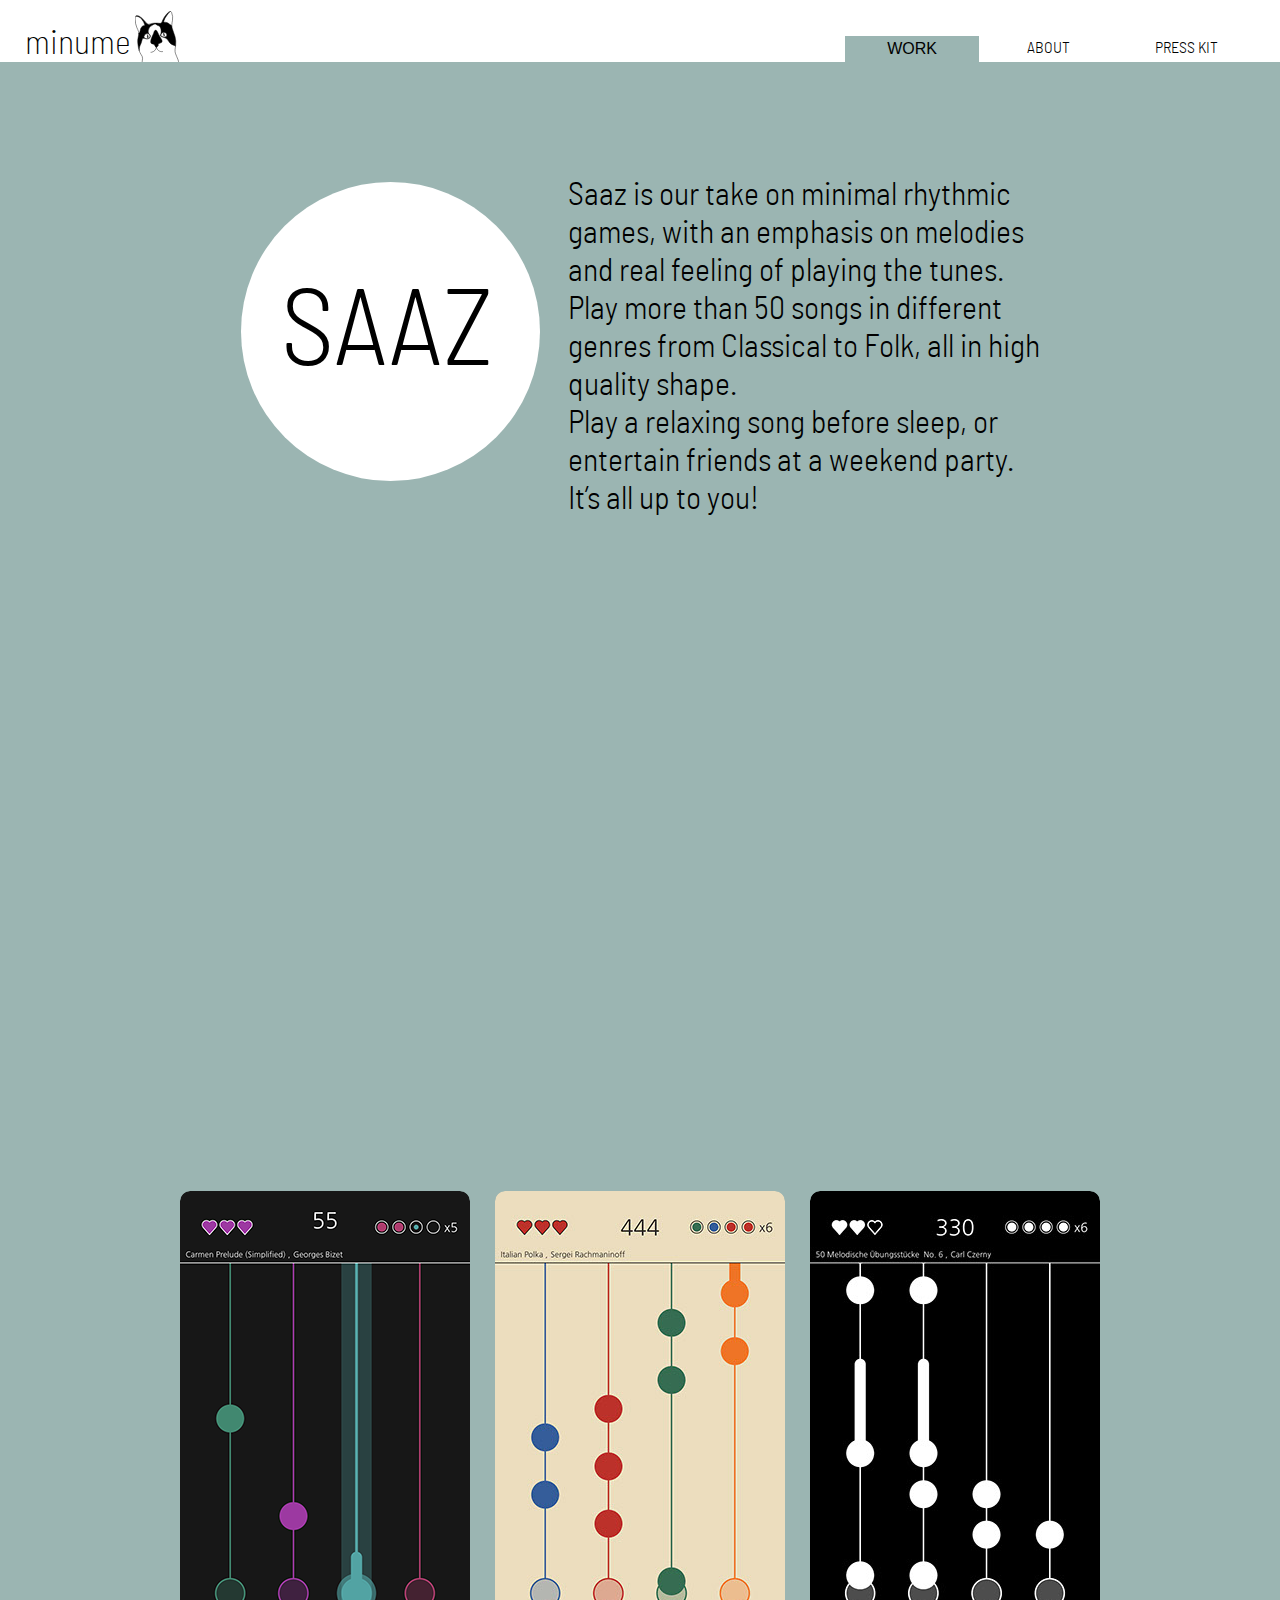
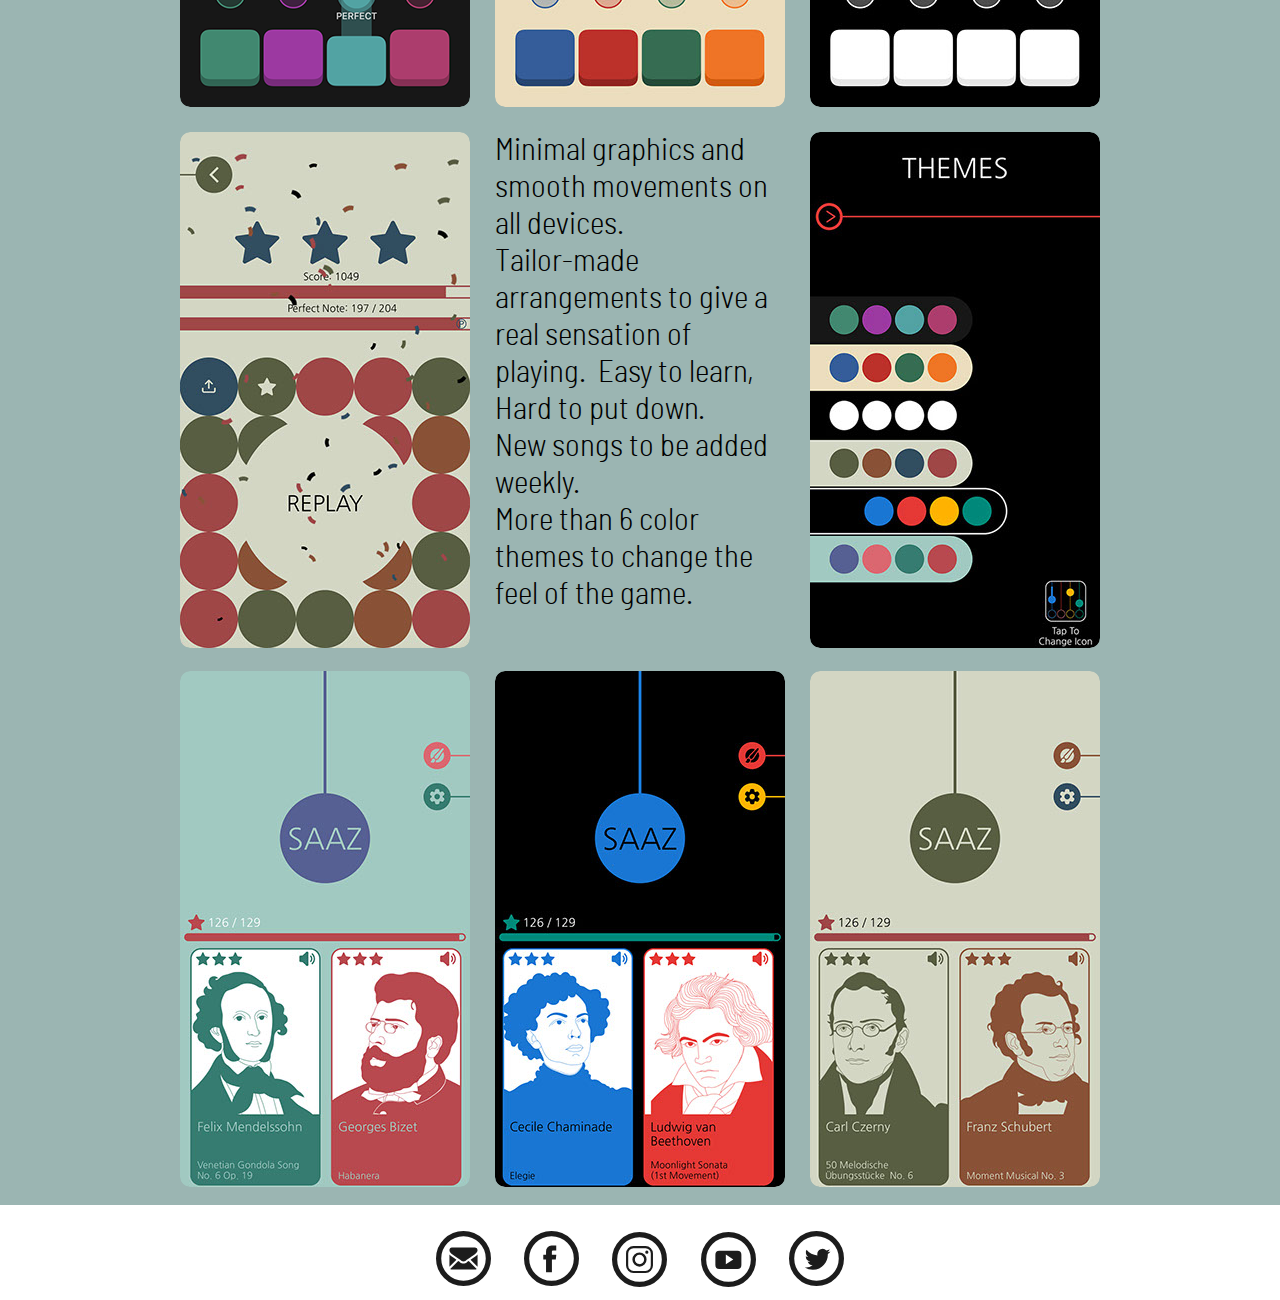
<file: index.html>
<!DOCTYPE html>
<html class="nojs html css_verticalspacer" lang="en-US">
 <head>

  <meta http-equiv="Content-type" content="text/html;charset=UTF-8"/>
  <meta name="description" content="minume.studio - a creative design studio base in norway"/>
  <meta name="keywords" content="game design, ios game, minimal, minume, studio,rhythm game,music base,music, classic, folk, beethoven,bach,mozart,saaz,melody,mobile game, piano,tiles, note,saaz"/>
  <meta name="generator" content="2018.1.0.386"/>
  <meta name="viewport" content="width=device-width, initial-scale=1.0"/>
  
  <script type="text/javascript">
   // Update the 'nojs'/'js' class on the html node
document.documentElement.className = document.documentElement.className.replace(/\bnojs\b/g, 'js');

// Check that all required assets are uploaded and up-to-date
if(typeof Muse == "undefined") window.Muse = {}; window.Muse.assets = {"required":["museutils.js", "museconfig.js", "jquery.musepolyfill.bgsize.js", "jquery.musemenu.js", "jquery.watch.js", "jquery.museresponsive.js", "require.js", "index.css"], "outOfDate":[]};
</script>
  
  <link rel="shortcut icon" href="images/favicon.ico?crc=386271279"/>
  <title>minume studio</title>
  <!-- CSS -->
  <link rel="stylesheet" type="text/css" href="css/site_global.css?crc=444006867"/>
  <link rel="stylesheet" type="text/css" href="css/master_a-master.css?crc=60230480"/>
  <link rel="stylesheet" type="text/css" href="css/index.css?crc=4189833521" id="pagesheet"/>
  <!-- IE-only CSS -->
  <!--[if lt IE 9]>
  <link rel="stylesheet" type="text/css" href="css/nomq_preview_master_a-master.css?crc=221107315"/>
  <link rel="stylesheet" type="text/css" href="css/nomq_index.css?crc=7444469" id="nomq_pagesheet"/>
  <![endif]-->
  <!-- JS includes -->
  <!--[if lt IE 9]>
  <script src="scripts/html5shiv.js?crc=4241844378" type="text/javascript"></script>
  <![endif]-->
    <!--HTML Widget code-->
  
<style type="text/css">#u1864.size_fluid_width_height iframe { position:absolute; left:0; top:0; }</style>

  <!--/*

*/
-->
 </head>
 <body>

  <div class="breakpoint active" id="bp_infinity" data-min-width="915"><!-- responsive breakpoint node -->
   <div class="clearfix borderbox" id="page"><!-- group -->
    <div class="clearfix grpelem" id="ppu212-4"><!-- column -->
     <div class="clearfix colelem" id="pu212-4"><!-- group -->
      <div class="clearfix grpelem shared_content" id="u212-4" data-sizePolicy="fixed" data-pintopage="page_fixedLeft" data-content-guid="u212-4_content"><!-- content -->
       <p id="u212-2">minume</p>
      </div>
      <div class="museBGSize grpelem shared_content" id="u196" data-sizePolicy="fixed" data-pintopage="page_fixedLeft" data-content-guid="u196_content"><!-- simple frame --></div>
      <nav class="MenuBar clearfix grpelem" id="menuu224"><!-- horizontal box -->
       <div class="MenuItemContainer clearfix grpelem" id="u225"><!-- vertical box -->
        <a class="nonblock nontext MenuItem MenuItemWithSubMenu MuseMenuActive borderbox transition clearfix colelem" id="u228" href="index.html"><!-- horizontal box --><div class="MenuItemLabel NoWrap clearfix grpelem" id="u231-4"><!-- content --><p id="u231-2" class="shared_content" data-content-guid="u231-2_content"><span id="u231">WORK</span></p></div></a>
       </div>
       <div class="MenuItemContainer clearfix grpelem" id="u290"><!-- vertical box -->
        <a class="nonblock nontext MenuItem MenuItemWithSubMenu borderbox transition clearfix colelem" id="u291" href="about.html"><!-- horizontal box --><div class="MenuItemLabel NoWrap clearfix grpelem" id="u293-4"><!-- content --><p id="u293-2" class="shared_content" data-content-guid="u293-2_content"><span id="u293">ABOUT</span></p></div></a>
       </div>
       <div class="MenuItemContainer clearfix grpelem" id="u269"><!-- vertical box -->
        <a class="nonblock nontext MenuItem MenuItemWithSubMenu borderbox transition clearfix colelem" id="u270" href="assets/press-kit.zip"><!-- horizontal box --><div class="MenuItemLabel NoWrap clearfix grpelem" id="u272-4"><!-- content --><p id="u272-2" class="shared_content" data-content-guid="u272-2_content"><span id="u272">PRESS KIT</span></p></div></a>
       </div>
      </nav>
     </div>
     <div class="browser_width colelem" id="u193-bw">
      <div id="u193"><!-- column -->
       <div class="clearfix" id="u193_align_to_page">
        <div class="clearfix colelem" id="pu326"><!-- group -->
         <div class="rounded-corners grpelem" id="u326" data-sizePolicy="fixed" data-pintopage="page_fixedCenter"><!-- simple frame --></div>
         <div class="clearfix grpelem shared_content" id="u329-4" data-sizePolicy="fixed" data-pintopage="page_fixedCenter" data-content-guid="u329-4_content"><!-- content -->
          <p id="u329-2">SAAZ</p>
         </div>
         <div class="clearfix grpelem shared_content" id="u332-10" data-sizePolicy="fixed" data-pintopage="page_fixedCenter" data-content-guid="u332-10_content"><!-- content -->
          <p id="u332-2">Saaz is our take on minimal rhythmic games, with an emphasis on melodies</p>
          <p id="u332-4">and real feeling of playing the tunes.</p>
          <p id="u332-6">Play more than 50 songs in different genres from Classical to Folk, all in high quality shape.</p>
          <p id="u332-8">Play a relaxing song before sleep, or entertain friends at a weekend party. It’s all up to you!</p>
         </div>
        </div>
        <div class="rounded-corners size_fixed colelem shared_content" id="u1864" data-sizePolicy="fixed" data-pintopage="page_fixedCenter" data-content-guid="u1864_content"><!-- custom html -->
         
    <iframe class="actAsDiv" style="width:100%;height:100%;" src="//player.vimeo.com/video/388104951?title=0&amp;byline=0&amp;portrait=0&amp;color=FFFFFF&amp;autoplay=0&amp;loop=0&amp;wmode=transparent" frameborder="0" webkitAllowFullScreen mozallowfullscreen allowFullScreen></iframe>

        </div>
        <div class="clearfix colelem" id="pu538"><!-- group -->
         <div class="rounded-corners clip_frame grpelem" id="u538" data-sizePolicy="fixed" data-pintopage="page_fixedCenter"><!-- image -->
          <img class="block temp_no_img_src" id="u538_img" data-orig-src="images/img_5244.jpg?crc=3904844286" alt="dark theme of saaz by minume studio." title="Dark theme,saaz" width="290" height="516" src="images/blank.gif?crc=4208392903"/>
         </div>
         <div class="rounded-corners clip_frame grpelem" id="u968" data-sizePolicy="fixed" data-pintopage="page_fixedCenter"><!-- image -->
          <img class="block temp_no_img_src" id="u968_img" data-orig-src="images/img_5256.jpg?crc=84163095" alt="light theme of saaz by minume studio." title="light theme. in game. saaz" width="290" height="516" src="images/blank.gif?crc=4208392903"/>
         </div>
         <div class="rounded-corners clip_frame grpelem" id="u960" data-sizePolicy="fixed" data-pintopage="page_fixedCenter"><!-- image -->
          <img class="block temp_no_img_src" id="u960_img" data-orig-src="images/img_5258.jpg?crc=136455811" alt="" width="290" height="516" src="images/blank.gif?crc=4208392903"/>
         </div>
        </div>
        <div class="clearfix colelem" id="pu984"><!-- group -->
         <div class="rounded-corners clip_frame grpelem" id="u984" data-sizePolicy="fixed" data-pintopage="page_fixedCenter"><!-- image -->
          <img class="block temp_no_img_src" id="u984_img" data-orig-src="images/img_5263.jpg?crc=4095747001" alt="saaz win page, a game by minume studio." title="saaz win page. minume " width="290" height="516" src="images/blank.gif?crc=4208392903"/>
         </div>
         <div class="clearfix grpelem shared_content" id="u571-10" data-sizePolicy="fixed" data-pintopage="page_fixedCenter" data-content-guid="u571-10_content"><!-- content -->
          <p id="u571-2">Minimal graphics and smooth movements on all devices.</p>
          <p id="u571-4">Tailor-made arrangements to give a real sensation of playing.&nbsp; Easy to learn, Hard to put down.</p>
          <p id="u571-6">New songs to be added weekly.</p>
          <p id="u571-8">More than 6 color themes to change the feel of the game.</p>
         </div>
         <div class="rounded-corners clip_frame grpelem" id="u992" data-sizePolicy="fixed" data-pintopage="page_fixedCenter"><!-- image -->
          <img class="block temp_no_img_src" id="u992_img" data-orig-src="images/img_5249.jpg?crc=4058714615" alt="select theme page in saaz, a game by minume studio." title="select theme page, saaz." width="290" height="516" src="images/blank.gif?crc=4208392903"/>
         </div>
        </div>
        <div class="clearfix colelem" id="pu1008"><!-- group -->
         <div class="rounded-corners clip_frame grpelem" id="u1008" data-sizePolicy="fixed" data-pintopage="page_fixedCenter"><!-- image -->
          <img class="block temp_no_img_src" id="u1008_img" data-orig-src="images/img_5246.jpg?crc=396347697" alt="saaz menu page, a game by minume studio" title="saaz menu page.minume" width="290" height="516" src="images/blank.gif?crc=4208392903"/>
         </div>
         <div class="rounded-corners clip_frame grpelem" id="u1016" data-sizePolicy="fixed" data-pintopage="page_fixedCenter"><!-- image -->
          <img class="block temp_no_img_src" id="u1016_img" data-orig-src="images/img_5247.jpg?crc=144841487" alt="saaz menu page, a game by minume studio" title="saaz menu page. minume" width="290" height="516" src="images/blank.gif?crc=4208392903"/>
         </div>
         <div class="rounded-corners clip_frame grpelem" id="u1023" data-sizePolicy="fixed" data-pintopage="page_fixedCenter"><!-- image -->
          <img class="block temp_no_img_src" id="u1023_img" data-orig-src="images/img_5248.jpg?crc=451821507" alt="saaz menu page, a game by minume studio" title="saaz menu page. minume" width="290" height="516" src="images/blank.gif?crc=4208392903"/>
         </div>
        </div>
       </div>
      </div>
     </div>
    </div>
    <div class="verticalspacer" data-offset-top="2805" data-content-above-spacer="2805" data-content-below-spacer="93" data-sizePolicy="fixed" data-pintopage="page_fixedLeft"></div>
    <div class="browser_width grpelem shared_content" id="u4010-bw" data-content-guid="u4010-bw_content">
     <div id="u4010"><!-- group -->
      <div class="clearfix" id="u4010_align_to_page">
       <a class="nonblock nontext Button museBGSize rounded-corners grpelem" id="buttonu7236" href="mailto:minume.studio@gmail.com" data-sizePolicy="fixed" data-pintopage="page_fixedCenter"><!-- container box --></a>
       <a class="nonblock nontext Button museBGSize rounded-corners grpelem" id="buttonu3853" href="https://www.facebook.com/minume.studio" data-sizePolicy="fixed" data-pintopage="page_fixedCenter"><!-- container box --></a>
       <a class="nonblock nontext Button museBGSize rounded-corners grpelem" id="buttonu3844" href="https://instagram.com/minume?igshid=7bxcjldi298k" data-sizePolicy="fixed" data-pintopage="page_fixedCenter"><!-- container box --></a>
       <a class="nonblock nontext Button museBGSize rounded-corners grpelem" id="buttonu3690" href="https://www.youtube.com/channel/UC2I5_M0yy-K5QQts0o6f62w" data-sizePolicy="fixed" data-pintopage="page_fixedCenter"><!-- container box --></a>
       <a class="nonblock nontext Button museBGSize rounded-corners grpelem" id="buttonu7227" href="https://twitter.com/minumestudio" data-sizePolicy="fixed" data-pintopage="page_fixedCenter"><!-- container box --></a>
      </div>
     </div>
    </div>
   </div>
  </div>
  <div class="breakpoint" id="bp_914" data-min-width="701" data-max-width="914"><!-- responsive breakpoint node -->
   <div class="clearfix borderbox temp_no_id" data-orig-id="page"><!-- group -->
    <div class="clearfix grpelem temp_no_id" data-orig-id="ppu212-4"><!-- column -->
     <div class="clearfix colelem temp_no_id" data-orig-id="pu212-4"><!-- group -->
      <span class="clearfix grpelem placeholder" data-placeholder-for="u212-4_content"><!-- placeholder node --></span>
      <span class="museBGSize grpelem placeholder" data-placeholder-for="u196_content"><!-- placeholder node --></span>
      <nav class="MenuBar clearfix grpelem temp_no_id" data-orig-id="menuu224"><!-- horizontal box -->
       <div class="MenuItemContainer clearfix grpelem temp_no_id" data-orig-id="u225"><!-- vertical box -->
        <a class="nonblock nontext MenuItem MenuItemWithSubMenu MuseMenuActive borderbox transition clearfix colelem temp_no_id" href="index.html" data-orig-id="u228"><!-- horizontal box --><div class="MenuItemLabel NoWrap clearfix grpelem temp_no_id" data-orig-id="u231-4"><!-- content --><span class="placeholder" data-placeholder-for="u231-2_content"><!-- placeholder node --></span></div></a>
       </div>
       <div class="MenuItemContainer clearfix grpelem temp_no_id" data-orig-id="u290"><!-- vertical box -->
        <a class="nonblock nontext MenuItem MenuItemWithSubMenu borderbox transition clearfix colelem temp_no_id" href="about.html" data-orig-id="u291"><!-- horizontal box --><div class="MenuItemLabel NoWrap clearfix grpelem temp_no_id" data-orig-id="u293-4"><!-- content --><span class="placeholder" data-placeholder-for="u293-2_content"><!-- placeholder node --></span></div></a>
       </div>
       <div class="MenuItemContainer clearfix grpelem temp_no_id" data-orig-id="u269"><!-- vertical box -->
        <a class="nonblock nontext MenuItem MenuItemWithSubMenu borderbox transition clearfix colelem temp_no_id" href="assets/press-kit.zip" data-orig-id="u270"><!-- horizontal box --><div class="MenuItemLabel NoWrap clearfix grpelem temp_no_id" data-orig-id="u272-4"><!-- content --><span class="placeholder" data-placeholder-for="u272-2_content"><!-- placeholder node --></span></div></a>
       </div>
      </nav>
     </div>
     <div class="browser_width colelem temp_no_id" data-orig-id="u193-bw">
      <div class="temp_no_id" data-orig-id="u193"><!-- column -->
       <div class="clearfix temp_no_id" data-orig-id="u193_align_to_page">
        <div class="clearfix colelem temp_no_id" data-orig-id="pu326"><!-- group -->
         <div class="rounded-corners clearfix grpelem temp_no_id" data-orig-id="u326"><!-- group -->
          <span class="clearfix grpelem placeholder" data-placeholder-for="u329-4_content"><!-- placeholder node --></span>
         </div>
         <span class="clearfix grpelem placeholder" data-placeholder-for="u332-10_content"><!-- placeholder node --></span>
        </div>
        <span class="rounded-corners size_fixed colelem placeholder" data-placeholder-for="u1864_content"><!-- placeholder node --></span>
        <div class="clearfix colelem temp_no_id" data-orig-id="pu538"><!-- group -->
         <div class="rounded-corners clip_frame grpelem temp_no_id shared_content" data-sizePolicy="fixed" data-pintopage="page_fixedCenter" data-orig-id="u538" data-content-guid="u538_content"><!-- image -->
          <img class="block temp_no_id temp_no_img_src" data-orig-src="images/img_5244200x356.jpg?crc=464142869" alt="dark theme of saaz by minume studio." title="Dark theme,saaz" width="200" height="356" data-orig-id="u538_img" src="images/blank.gif?crc=4208392903"/>
         </div>
         <div class="rounded-corners clip_frame grpelem temp_no_id shared_content" data-sizePolicy="fixed" data-pintopage="page_fixedCenter" data-orig-id="u968" data-content-guid="u968_content"><!-- image -->
          <img class="block temp_no_id temp_no_img_src" data-orig-src="images/img_5256200x356.jpg?crc=390206609" alt="light theme of saaz by minume studio." title="light theme. in game. saaz" width="200" height="356" data-orig-id="u968_img" src="images/blank.gif?crc=4208392903"/>
         </div>
         <div class="rounded-corners clip_frame grpelem temp_no_id shared_content" data-sizePolicy="fixed" data-pintopage="page_fixedCenter" data-orig-id="u960" data-content-guid="u960_content"><!-- image -->
          <img class="block temp_no_id temp_no_img_src" data-orig-src="images/img_5258200x356.jpg?crc=4066613072" alt="" width="200" height="356" data-orig-id="u960_img" src="images/blank.gif?crc=4208392903"/>
         </div>
        </div>
        <div class="clearfix colelem temp_no_id" data-orig-id="pu984"><!-- group -->
         <div class="rounded-corners clip_frame grpelem temp_no_id shared_content" data-sizePolicy="fixed" data-pintopage="page_fixedCenter" data-orig-id="u984" data-content-guid="u984_content"><!-- image -->
          <img class="block temp_no_id temp_no_img_src" data-orig-src="images/img_5263200x356.jpg?crc=3884503291" alt="saaz win page, a game by minume studio." title="saaz win page. minume " width="200" height="356" data-orig-id="u984_img" src="images/blank.gif?crc=4208392903"/>
         </div>
         <span class="clearfix grpelem placeholder" data-placeholder-for="u571-10_content"><!-- placeholder node --></span>
         <div class="rounded-corners clip_frame grpelem temp_no_id shared_content" data-sizePolicy="fixed" data-pintopage="page_fixedCenter" data-orig-id="u992" data-content-guid="u992_content"><!-- image -->
          <img class="block temp_no_id temp_no_img_src" data-orig-src="images/img_5249200x356.jpg?crc=252899251" alt="select theme page in saaz, a game by minume studio." title="select theme page, saaz." width="200" height="356" data-orig-id="u992_img" src="images/blank.gif?crc=4208392903"/>
         </div>
        </div>
        <div class="clearfix colelem temp_no_id" data-orig-id="pu1008"><!-- group -->
         <div class="rounded-corners clip_frame grpelem temp_no_id shared_content" data-sizePolicy="fixed" data-pintopage="page_fixedCenter" data-orig-id="u1008" data-content-guid="u1008_content"><!-- image -->
          <img class="block temp_no_id temp_no_img_src" data-orig-src="images/img_5246200x356.jpg?crc=4137475208" alt="saaz menu page, a game by minume studio" title="saaz menu page.minume" width="200" height="356" data-orig-id="u1008_img" src="images/blank.gif?crc=4208392903"/>
         </div>
         <div class="rounded-corners clip_frame grpelem temp_no_id shared_content" data-sizePolicy="fixed" data-pintopage="page_fixedCenter" data-orig-id="u1016" data-content-guid="u1016_content"><!-- image -->
          <img class="block temp_no_id temp_no_img_src" data-orig-src="images/img_5247200x356.jpg?crc=3993280511" alt="saaz menu page, a game by minume studio" title="saaz menu page. minume" width="200" height="356" data-orig-id="u1016_img" src="images/blank.gif?crc=4208392903"/>
         </div>
         <div class="rounded-corners clip_frame grpelem temp_no_id shared_content" data-sizePolicy="fixed" data-pintopage="page_fixedCenter" data-orig-id="u1023" data-content-guid="u1023_content"><!-- image -->
          <img class="block temp_no_id temp_no_img_src" data-orig-src="images/img_5248200x356.jpg?crc=28164484" alt="saaz menu page, a game by minume studio" title="saaz menu page. minume" width="200" height="356" data-orig-id="u1023_img" src="images/blank.gif?crc=4208392903"/>
         </div>
        </div>
       </div>
      </div>
     </div>
    </div>
    <div class="verticalspacer" data-offset-top="2474" data-content-above-spacer="2474" data-content-below-spacer="93" data-sizePolicy="fixed" data-pintopage="page_fixedLeft"></div>
    <span class="browser_width grpelem placeholder" data-placeholder-for="u4010-bw_content"><!-- placeholder node --></span>
   </div>
  </div>
  <div class="breakpoint" id="bp_700" data-min-width="481" data-max-width="700"><!-- responsive breakpoint node -->
   <div class="clearfix borderbox temp_no_id" data-orig-id="page"><!-- group -->
    <div class="clearfix grpelem temp_no_id" data-orig-id="ppu212-4"><!-- column -->
     <div class="clearfix colelem temp_no_id" data-orig-id="pu212-4"><!-- group -->
      <span class="clearfix grpelem placeholder" data-placeholder-for="u212-4_content"><!-- placeholder node --></span>
      <span class="museBGSize grpelem placeholder" data-placeholder-for="u196_content"><!-- placeholder node --></span>
      <nav class="MenuBar clearfix grpelem temp_no_id" data-sizePolicy="fixed" data-pintopage="page_fixedRight" data-orig-id="menuu224"><!-- horizontal box -->
       <div class="MenuItemContainer clearfix grpelem temp_no_id" data-orig-id="u225"><!-- vertical box -->
        <a class="nonblock nontext MenuItem MenuItemWithSubMenu MuseMenuActive transition clearfix colelem temp_no_id" href="index.html" data-orig-id="u228"><!-- horizontal box --><div class="MenuItemLabel NoWrap clearfix grpelem temp_no_id" data-sizePolicy="fixed" data-pintopage="page_fixedLeft" data-orig-id="u231-4"><!-- content --><span class="placeholder" data-placeholder-for="u231-2_content"><!-- placeholder node --></span></div></a>
       </div>
       <div class="MenuItemContainer clearfix grpelem temp_no_id" data-orig-id="u290"><!-- vertical box -->
        <a class="nonblock nontext MenuItem MenuItemWithSubMenu transition clearfix colelem temp_no_id" href="about.html" data-orig-id="u291"><!-- horizontal box --><div class="MenuItemLabel NoWrap clearfix grpelem temp_no_id" data-sizePolicy="fixed" data-pintopage="page_fixedLeft" data-orig-id="u293-4"><!-- content --><span class="placeholder" data-placeholder-for="u293-2_content"><!-- placeholder node --></span></div></a>
       </div>
       <div class="MenuItemContainer clearfix grpelem temp_no_id" data-orig-id="u269"><!-- vertical box -->
        <a class="nonblock nontext MenuItem MenuItemWithSubMenu transition clearfix colelem temp_no_id" href="assets/press-kit.zip" data-orig-id="u270"><!-- horizontal box --><div class="MenuItemLabel NoWrap clearfix grpelem temp_no_id" data-sizePolicy="fixed" data-pintopage="page_fixedLeft" data-orig-id="u272-4"><!-- content --><span class="placeholder" data-placeholder-for="u272-2_content"><!-- placeholder node --></span></div></a>
       </div>
      </nav>
     </div>
     <div class="browser_width colelem temp_no_id" data-orig-id="u193-bw">
      <div class="temp_no_id" data-orig-id="u193"><!-- column -->
       <div class="clearfix temp_no_id" data-orig-id="u193_align_to_page">
        <div class="clearfix colelem temp_no_id" data-orig-id="pu326"><!-- group -->
         <div class="rounded-corners clearfix grpelem temp_no_id" data-orig-id="u326"><!-- group -->
          <span class="clearfix grpelem placeholder" data-placeholder-for="u329-4_content"><!-- placeholder node --></span>
         </div>
         <span class="clearfix grpelem placeholder" data-placeholder-for="u332-10_content"><!-- placeholder node --></span>
        </div>
        <span class="rounded-corners size_fixed colelem placeholder" data-placeholder-for="u1864_content"><!-- placeholder node --></span>
        <div class="clearfix colelem temp_no_id" data-orig-id="pu538"><!-- group -->
         <span class="rounded-corners clip_frame grpelem placeholder" data-placeholder-for="u538_content"><!-- placeholder node --></span>
         <span class="rounded-corners clip_frame grpelem placeholder" data-placeholder-for="u960_content"><!-- placeholder node --></span>
         <span class="rounded-corners clip_frame grpelem placeholder" data-placeholder-for="u968_content"><!-- placeholder node --></span>
        </div>
        <div class="clearfix colelem" id="pu992"><!-- group -->
         <span class="rounded-corners clip_frame grpelem placeholder" data-placeholder-for="u992_content"><!-- placeholder node --></span>
         <span class="clearfix grpelem placeholder" data-placeholder-for="u571-10_content"><!-- placeholder node --></span>
        </div>
        <div class="clearfix colelem temp_no_id" data-orig-id="pu1008"><!-- group -->
         <span class="rounded-corners clip_frame grpelem placeholder" data-placeholder-for="u1008_content"><!-- placeholder node --></span>
         <span class="rounded-corners clip_frame grpelem placeholder" data-placeholder-for="u984_content"><!-- placeholder node --></span>
        </div>
        <div class="clearfix colelem" id="pu1016"><!-- group -->
         <span class="rounded-corners clip_frame grpelem placeholder" data-placeholder-for="u1016_content"><!-- placeholder node --></span>
         <span class="rounded-corners clip_frame grpelem placeholder" data-placeholder-for="u1023_content"><!-- placeholder node --></span>
        </div>
       </div>
      </div>
     </div>
    </div>
    <div class="verticalspacer" data-offset-top="2699" data-content-above-spacer="2699" data-content-below-spacer="92" data-sizePolicy="fixed" data-pintopage="page_fixedLeft"></div>
    <div class="browser_width grpelem temp_no_id shared_content" data-orig-id="u4010-bw" data-content-guid="u4010-bw_content1">
     <div class="temp_no_id" data-orig-id="u4010"><!-- group -->
      <div class="clearfix temp_no_id" data-orig-id="u4010_align_to_page">
       <a class="nonblock nontext Button museBGSize rounded-corners grpelem temp_no_id" href="mailto:minume.studio@gmail.com" data-visibility="changed" style="visibility:hidden" data-orig-id="buttonu7236"><!-- container box --></a>
       <a class="nonblock nontext Button museBGSize rounded-corners grpelem temp_no_id" href="https://www.facebook.com/minume.studio" data-visibility="changed" style="visibility:hidden" data-orig-id="buttonu3853"><!-- container box --></a>
       <a class="nonblock nontext Button museBGSize rounded-corners grpelem temp_no_id" href="https://instagram.com/minume?igshid=7bxcjldi298k" data-visibility="changed" style="visibility:hidden" data-orig-id="buttonu3844"><!-- container box --></a>
       <a class="nonblock nontext Button museBGSize rounded-corners grpelem temp_no_id" href="https://www.youtube.com/channel/UC2I5_M0yy-K5QQts0o6f62w" data-visibility="changed" style="visibility:hidden" data-orig-id="buttonu3690"><!-- container box --></a>
       <a class="nonblock nontext Button museBGSize rounded-corners grpelem temp_no_id" href="https://twitter.com/minumestudio" data-visibility="changed" style="visibility:hidden" data-orig-id="buttonu7227"><!-- container box --></a>
      </div>
     </div>
    </div>
   </div>
  </div>
  <div class="breakpoint" id="bp_480" data-min-width="431" data-max-width="480"><!-- responsive breakpoint node -->
   <div class="clearfix borderbox temp_no_id" data-orig-id="page"><!-- group -->
    <div class="clearfix grpelem temp_no_id" data-orig-id="ppu212-4"><!-- column -->
     <div class="clearfix colelem temp_no_id" data-orig-id="pu212-4"><!-- group -->
      <span class="clearfix grpelem placeholder" data-placeholder-for="u212-4_content"><!-- placeholder node --></span>
      <span class="museBGSize grpelem placeholder" data-placeholder-for="u196_content"><!-- placeholder node --></span>
      <nav class="MenuBar clearfix grpelem temp_no_id" data-sizePolicy="fixed" data-pintopage="page_fixedRight" data-orig-id="menuu224"><!-- horizontal box -->
       <div class="MenuItemContainer clearfix grpelem temp_no_id" data-orig-id="u225"><!-- vertical box -->
        <a class="nonblock nontext MenuItem MenuItemWithSubMenu MuseMenuActive transition clearfix colelem temp_no_id" href="index.html" data-orig-id="u228"><!-- horizontal box --><div class="MenuItemLabel NoWrap clearfix grpelem temp_no_id" data-sizePolicy="fixed" data-pintopage="page_fixedLeft" data-orig-id="u231-4"><!-- content --><span class="placeholder" data-placeholder-for="u231-2_content"><!-- placeholder node --></span></div></a>
       </div>
       <div class="MenuItemContainer clearfix grpelem temp_no_id" data-orig-id="u290"><!-- vertical box -->
        <a class="nonblock nontext MenuItem MenuItemWithSubMenu transition clearfix colelem temp_no_id" href="about.html" data-orig-id="u291"><!-- horizontal box --><div class="MenuItemLabel NoWrap clearfix grpelem temp_no_id" data-sizePolicy="fixed" data-pintopage="page_fixedLeft" data-orig-id="u293-4"><!-- content --><span class="placeholder" data-placeholder-for="u293-2_content"><!-- placeholder node --></span></div></a>
       </div>
       <div class="MenuItemContainer clearfix grpelem temp_no_id" data-orig-id="u269"><!-- vertical box -->
        <a class="nonblock nontext MenuItem MenuItemWithSubMenu transition clearfix colelem temp_no_id" href="assets/press-kit.zip" data-orig-id="u270"><!-- horizontal box --><div class="MenuItemLabel NoWrap clearfix grpelem temp_no_id" data-sizePolicy="fixed" data-pintopage="page_fixedLeft" data-orig-id="u272-4"><!-- content --><span class="placeholder" data-placeholder-for="u272-2_content"><!-- placeholder node --></span></div></a>
       </div>
      </nav>
     </div>
     <div class="browser_width colelem temp_no_id shared_content" data-orig-id="u193-bw" data-content-guid="u193-bw_content">
      <div class="temp_no_id" data-orig-id="u193"><!-- column -->
       <div class="clearfix temp_no_id" data-orig-id="u193_align_to_page">
        <div class="position_content" id="u193_position_content">
         <div class="rounded-corners clearfix colelem temp_no_id" data-orig-id="u326"><!-- group -->
          <span class="clearfix grpelem placeholder" data-placeholder-for="u329-4_content"><!-- placeholder node --></span>
         </div>
         <span class="clearfix colelem placeholder" data-placeholder-for="u332-10_content"><!-- placeholder node --></span>
         <span class="rounded-corners size_fixed colelem placeholder" data-placeholder-for="u1864_content"><!-- placeholder node --></span>
         <div class="rounded-corners clip_frame colelem temp_no_id" data-sizePolicy="fixed" data-pintopage="page_fixedCenter" data-orig-id="u538"><!-- image -->
          <img class="block temp_no_id temp_no_img_src" data-orig-src="images/img_5244280x498.jpg?crc=307627363" alt="dark theme of saaz by minume studio." title="Dark theme,saaz" width="280" height="498" data-orig-id="u538_img" src="images/blank.gif?crc=4208392903"/>
         </div>
         <div class="clearfix colelem" id="pu960"><!-- group -->
          <div class="rounded-corners clip_frame grpelem temp_no_id" data-sizePolicy="fixed" data-pintopage="page_fixedCenter" data-orig-id="u960"><!-- image -->
           <img class="block temp_no_id temp_no_img_src" data-orig-src="images/img_5258.jpg?crc=136455811" alt="" width="280" height="498" data-orig-id="u960_img" src="images/blank.gif?crc=4208392903"/>
          </div>
          <div class="rounded-corners clip_frame grpelem temp_no_id" data-sizePolicy="fixed" data-pintopage="page_fixedCenter" data-orig-id="u968"><!-- image -->
           <img class="block temp_no_id temp_no_img_src" data-orig-src="images/img_5256.jpg?crc=84163095" alt="light theme of saaz by minume studio." title="light theme. in game. saaz" width="280" height="498" data-orig-id="u968_img" src="images/blank.gif?crc=4208392903"/>
          </div>
         </div>
         <span class="clearfix colelem placeholder" data-placeholder-for="u571-10_content"><!-- placeholder node --></span>
         <div class="rounded-corners clip_frame colelem temp_no_id" data-sizePolicy="fixed" data-pintopage="page_fixedCenter" data-orig-id="u992"><!-- image -->
          <img class="block temp_no_id temp_no_img_src" data-orig-src="images/img_5249.jpg?crc=4058714615" alt="select theme page in saaz, a game by minume studio." title="select theme page, saaz." width="280" height="498" data-orig-id="u992_img" src="images/blank.gif?crc=4208392903"/>
         </div>
         <div class="rounded-corners clip_frame colelem temp_no_id" data-sizePolicy="fixed" data-pintopage="page_fixedCenter" data-orig-id="u984"><!-- image -->
          <img class="block temp_no_id temp_no_img_src" data-orig-src="images/img_5263.jpg?crc=4095747001" alt="saaz win page, a game by minume studio." title="saaz win page. minume " width="280" height="498" data-orig-id="u984_img" src="images/blank.gif?crc=4208392903"/>
         </div>
         <div class="rounded-corners clip_frame colelem temp_no_id" data-sizePolicy="fixed" data-pintopage="page_fixedCenter" data-orig-id="u1016"><!-- image -->
          <img class="block temp_no_id temp_no_img_src" data-orig-src="images/img_5247.jpg?crc=144841487" alt="saaz menu page, a game by minume studio" title="saaz menu page. minume" width="280" height="498" data-orig-id="u1016_img" src="images/blank.gif?crc=4208392903"/>
         </div>
         <div class="rounded-corners clip_frame colelem temp_no_id" data-sizePolicy="fixed" data-pintopage="page_fixedCenter" data-orig-id="u1023"><!-- image -->
          <img class="block temp_no_id temp_no_img_src" data-orig-src="images/img_5248.jpg?crc=451821507" alt="saaz menu page, a game by minume studio" title="saaz menu page. minume" width="280" height="498" data-orig-id="u1023_img" src="images/blank.gif?crc=4208392903"/>
         </div>
         <div class="rounded-corners clip_frame colelem temp_no_id" data-sizePolicy="fixed" data-pintopage="page_fixedCenter" data-orig-id="u1008"><!-- image -->
          <img class="block temp_no_id temp_no_img_src" data-orig-src="images/img_5246.jpg?crc=396347697" alt="saaz menu page, a game by minume studio" title="saaz menu page.minume" width="280" height="498" data-orig-id="u1008_img" src="images/blank.gif?crc=4208392903"/>
         </div>
        </div>
       </div>
      </div>
     </div>
    </div>
    <div class="verticalspacer" data-offset-top="5270" data-content-above-spacer="5270" data-content-below-spacer="92" data-sizePolicy="fixed" data-pintopage="page_fixedLeft"></div>
    <span class="browser_width grpelem placeholder" data-placeholder-for="u4010-bw_content1"><!-- placeholder node --></span>
   </div>
  </div>
  <div class="breakpoint" id="bp_430" data-max-width="430"><!-- responsive breakpoint node -->
   <div class="clearfix borderbox temp_no_id" data-orig-id="page"><!-- group -->
    <div class="clearfix grpelem temp_no_id" data-orig-id="ppu212-4"><!-- column -->
     <div class="clearfix colelem temp_no_id" data-orig-id="pu212-4"><!-- group -->
      <span class="clearfix grpelem placeholder" data-placeholder-for="u212-4_content"><!-- placeholder node --></span>
      <span class="museBGSize grpelem placeholder" data-placeholder-for="u196_content"><!-- placeholder node --></span>
      <nav class="MenuBar clearfix grpelem temp_no_id" data-sizePolicy="fixed" data-pintopage="page_fixedRight" data-orig-id="menuu224"><!-- horizontal box -->
       <div class="MenuItemContainer clearfix grpelem temp_no_id" data-orig-id="u225"><!-- vertical box -->
        <a class="nonblock nontext MenuItem MenuItemWithSubMenu MuseMenuActive transition clearfix colelem temp_no_id" href="index.html" data-orig-id="u228"><!-- horizontal box --><div class="MenuItemLabel NoWrap clearfix grpelem temp_no_id" data-sizePolicy="fixed" data-pintopage="page_fixedLeft" data-orig-id="u231-4"><!-- content --><span class="placeholder" data-placeholder-for="u231-2_content"><!-- placeholder node --></span></div></a>
       </div>
       <div class="MenuItemContainer clearfix grpelem temp_no_id" data-orig-id="u290"><!-- vertical box -->
        <a class="nonblock nontext MenuItem MenuItemWithSubMenu transition clearfix colelem temp_no_id" href="about.html" data-orig-id="u291"><!-- horizontal box --><div class="MenuItemLabel NoWrap clearfix grpelem temp_no_id" data-sizePolicy="fixed" data-pintopage="page_fixedLeft" data-orig-id="u293-4"><!-- content --><span class="placeholder" data-placeholder-for="u293-2_content"><!-- placeholder node --></span></div></a>
       </div>
       <div class="MenuItemContainer clearfix grpelem temp_no_id" data-orig-id="u269"><!-- vertical box -->
        <a class="nonblock nontext MenuItem MenuItemWithSubMenu transition clearfix colelem temp_no_id" href="assets/press-kit.zip" data-orig-id="u270"><!-- horizontal box --><div class="MenuItemLabel NoWrap clearfix grpelem temp_no_id" data-sizePolicy="fixed" data-pintopage="page_fixedLeft" data-orig-id="u272-4"><!-- content --><span class="placeholder" data-placeholder-for="u272-2_content"><!-- placeholder node --></span></div></a>
       </div>
      </nav>
     </div>
     <span class="browser_width colelem placeholder" data-placeholder-for="u193-bw_content"><!-- placeholder node --></span>
    </div>
    <div class="verticalspacer" data-offset-top="5270" data-content-above-spacer="5270" data-content-below-spacer="61" data-sizePolicy="fixed" data-pintopage="page_fixedLeft"></div>
    <span class="browser_width grpelem placeholder" data-placeholder-for="u4010-bw_content"><!-- placeholder node --></span>
   </div>
  </div>
  <!-- Other scripts -->
  <script type="text/javascript">
   // Decide whether to suppress missing file error or not based on preference setting
var suppressMissingFileError = false
</script>
  <script type="text/javascript">
   window.Muse.assets.check=function(c){if(!window.Muse.assets.checked){window.Muse.assets.checked=!0;var b={},d=function(a,b){if(window.getComputedStyle){var c=window.getComputedStyle(a,null);return c&&c.getPropertyValue(b)||c&&c[b]||""}if(document.documentElement.currentStyle)return(c=a.currentStyle)&&c[b]||a.style&&a.style[b]||"";return""},a=function(a){if(a.match(/^rgb/))return a=a.replace(/\s+/g,"").match(/([\d\,]+)/gi)[0].split(","),(parseInt(a[0])<<16)+(parseInt(a[1])<<8)+parseInt(a[2]);if(a.match(/^\#/))return parseInt(a.substr(1),
16);return 0},f=function(f){for(var g=document.getElementsByTagName("link"),j=0;j<g.length;j++)if("text/css"==g[j].type){var l=(g[j].href||"").match(/\/?css\/([\w\-]+\.css)\?crc=(\d+)/);if(!l||!l[1]||!l[2])break;b[l[1]]=l[2]}g=document.createElement("div");g.className="version";g.style.cssText="display:none; width:1px; height:1px;";document.getElementsByTagName("body")[0].appendChild(g);for(j=0;j<Muse.assets.required.length;){var l=Muse.assets.required[j],k=l.match(/([\w\-\.]+)\.(\w+)$/),i=k&&k[1]?
k[1]:null,k=k&&k[2]?k[2]:null;switch(k.toLowerCase()){case "css":i=i.replace(/\W/gi,"_").replace(/^([^a-z])/gi,"_$1");g.className+=" "+i;i=a(d(g,"color"));k=a(d(g,"backgroundColor"));i!=0||k!=0?(Muse.assets.required.splice(j,1),"undefined"!=typeof b[l]&&(i!=b[l]>>>24||k!=(b[l]&16777215))&&Muse.assets.outOfDate.push(l)):j++;g.className="version";break;case "js":j++;break;default:throw Error("Unsupported file type: "+k);}}c?c().jquery!="1.8.3"&&Muse.assets.outOfDate.push("jquery-1.8.3.min.js"):Muse.assets.required.push("jquery-1.8.3.min.js");
g.parentNode.removeChild(g);if(Muse.assets.outOfDate.length||Muse.assets.required.length)g="Some files on the server may be missing or incorrect. Clear browser cache and try again. If the problem persists please contact website author.",f&&Muse.assets.outOfDate.length&&(g+="\nOut of date: "+Muse.assets.outOfDate.join(",")),f&&Muse.assets.required.length&&(g+="\nMissing: "+Muse.assets.required.join(",")),suppressMissingFileError?(g+="\nUse SuppressMissingFileError key in AppPrefs.xml to show missing file error pop up.",console.log(g)):alert(g)};location&&location.search&&location.search.match&&location.search.match(/muse_debug/gi)?
setTimeout(function(){f(!0)},5E3):f()}};
var muse_init=function(){require.config({baseUrl:""});require(["jquery","museutils","whatinput","jquery.musepolyfill.bgsize","jquery.musemenu","jquery.watch","jquery.museresponsive"],function(c){var $ = c;$(document).ready(function(){try{
window.Muse.assets.check($);/* body */
Muse.Utils.transformMarkupToFixBrowserProblemsPreInit();/* body */
Muse.Utils.prepHyperlinks(true);/* body */
Muse.Utils.resizeHeight('.browser_width');/* resize height */
Muse.Utils.requestAnimationFrame(function() { $('body').addClass('initialized'); });/* mark body as initialized */
Muse.Utils.makeButtonsVisibleAfterSettingMinWidth();/* body */
Muse.Utils.initWidget('.MenuBar', ['#bp_infinity', '#bp_914', '#bp_700', '#bp_480', '#bp_430'], function(elem) { return $(elem).museMenu(); });/* unifiedNavBar */
Muse.Utils.fullPage('#page');/* 100% height page */
$( '.breakpoint' ).registerBreakpoint();/* Register breakpoints */
Muse.Utils.transformMarkupToFixBrowserProblems();/* body */
}catch(b){if(b&&"function"==typeof b.notify?b.notify():Muse.Assert.fail("Error calling selector function: "+b),false)throw b;}})})};

</script>
  <!-- RequireJS script -->
  <script src="scripts/require.js?crc=7928878" type="text/javascript" async data-main="scripts/museconfig.js?crc=4286661555" onload="if (requirejs) requirejs.onError = function(requireType, requireModule) { if (requireType && requireType.toString && requireType.toString().indexOf && 0 <= requireType.toString().indexOf('#scripterror')) window.Muse.assets.check(); }" onerror="window.Muse.assets.check();"></script>
   </body>
</html>
</file>
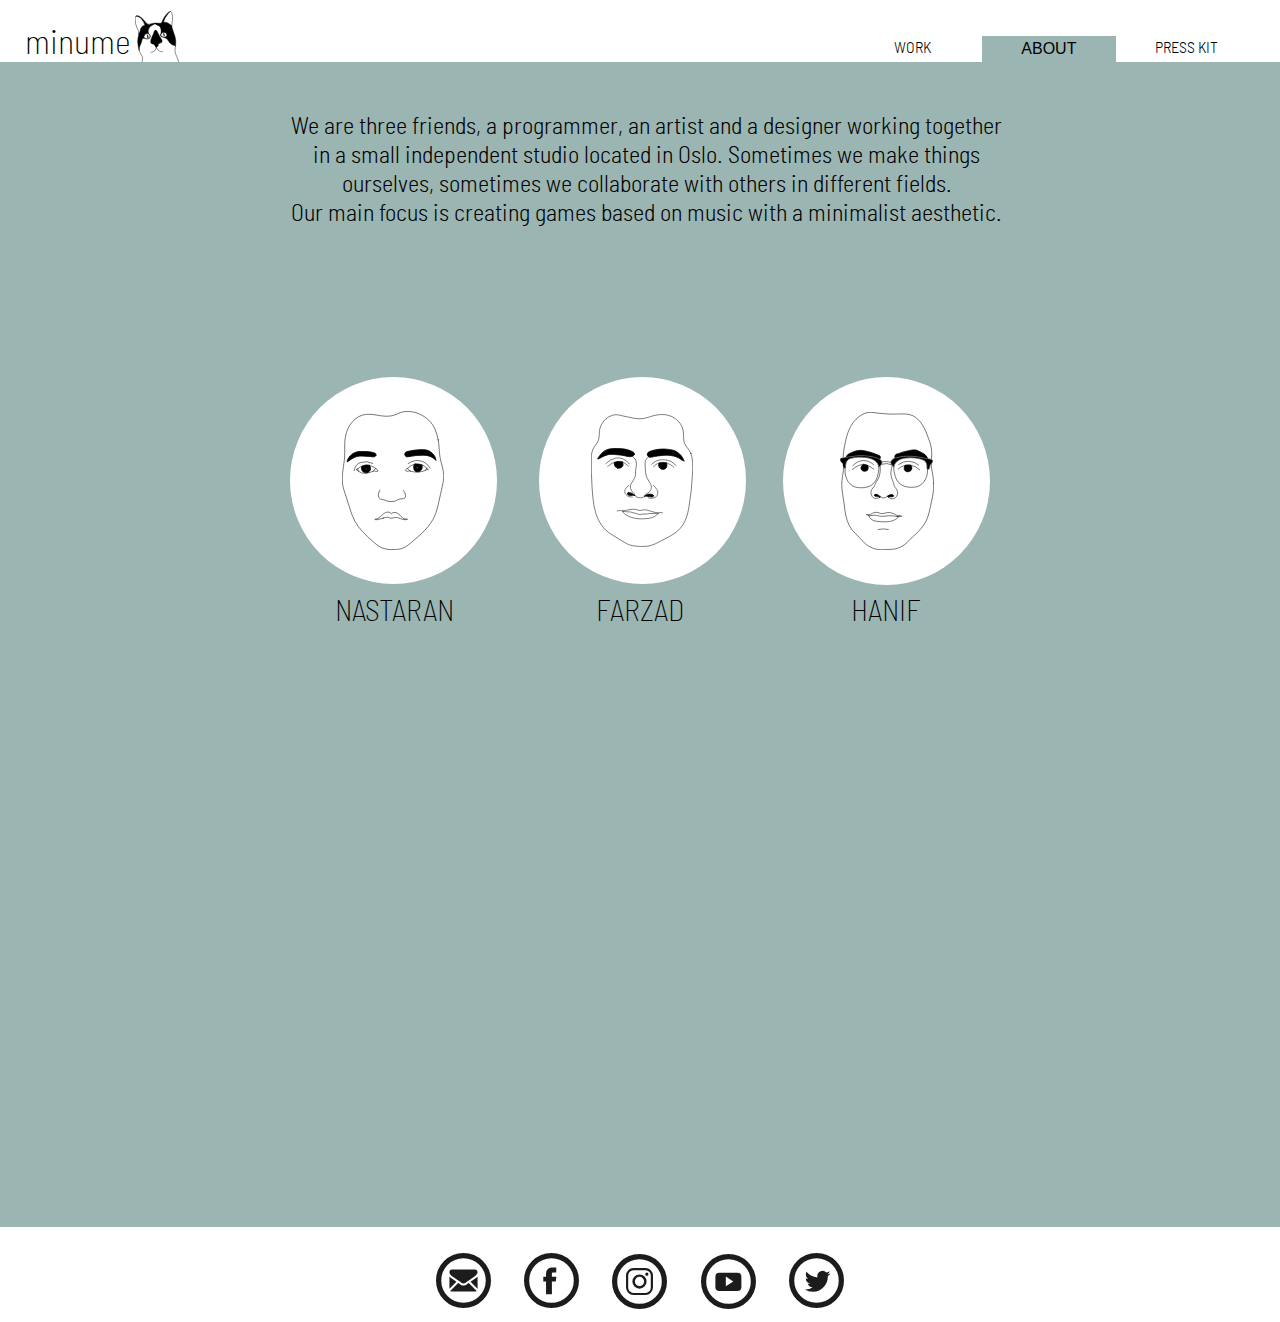
<file: about.html>
<!DOCTYPE html>
<html class="nojs html css_verticalspacer" lang="en-US">
 <head>

  <meta http-equiv="Content-type" content="text/html;charset=UTF-8"/>
  <meta name="keywords" content="minume,studio,minume studio,saaz,ios game, mobile game, rhythm, game,app store,piano,farzad taslimi, nastaran khanbaie, hanif maraie."/>
  <meta name="generator" content="2018.1.0.386"/>
  <meta name="viewport" content="width=device-width, initial-scale=1.0"/>
  
  <script type="text/javascript">
   // Update the 'nojs'/'js' class on the html node
document.documentElement.className = document.documentElement.className.replace(/\bnojs\b/g, 'js');

// Check that all required assets are uploaded and up-to-date
if(typeof Muse == "undefined") window.Muse = {}; window.Muse.assets = {"required":["museutils.js", "museconfig.js", "jquery.musepolyfill.bgsize.js", "jquery.musemenu.js", "jquery.watch.js", "jquery.museresponsive.js", "require.js", "about.css"], "outOfDate":[]};
</script>
  
  <link rel="shortcut icon" href="images/favicon.ico?crc=386271279"/>
  <title>About</title>
  <!-- CSS -->
  <link rel="stylesheet" type="text/css" href="css/site_global.css?crc=444006867"/>
  <link rel="stylesheet" type="text/css" href="css/master_a-master.css?crc=60230480"/>
  <link rel="stylesheet" type="text/css" href="css/about.css?crc=4000366262" id="pagesheet"/>
  <!-- IE-only CSS -->
  <!--[if lt IE 9]>
  <link rel="stylesheet" type="text/css" href="css/nomq_preview_master_a-master.css?crc=221107315"/>
  <link rel="stylesheet" type="text/css" href="css/nomq_about.css?crc=150155664" id="nomq_pagesheet"/>
  <![endif]-->
  <!-- JS includes -->
  <!--[if lt IE 9]>
  <script src="scripts/html5shiv.js?crc=4241844378" type="text/javascript"></script>
  <![endif]-->
    <!--/*

*/
-->
 </head>
 <body>

  <div class="breakpoint active" id="bp_infinity" data-min-width="741"><!-- responsive breakpoint node -->
   <div class="clearfix borderbox" id="page"><!-- group -->
    <div class="clearfix grpelem" id="ppu212-4"><!-- column -->
     <div class="clearfix colelem" id="pu212-4"><!-- group -->
      <div class="clearfix grpelem shared_content" id="u212-4" data-sizePolicy="fixed" data-pintopage="page_fixedLeft" data-content-guid="u212-4_content"><!-- content -->
       <p id="u212-2">minume</p>
      </div>
      <div class="museBGSize grpelem shared_content" id="u196" data-sizePolicy="fixed" data-pintopage="page_fixedLeft" data-content-guid="u196_content"><!-- simple frame --></div>
      <nav class="MenuBar clearfix grpelem" id="menuu224"><!-- horizontal box -->
       <div class="MenuItemContainer clearfix grpelem" id="u225"><!-- vertical box -->
        <a class="nonblock nontext MenuItem MenuItemWithSubMenu borderbox transition clearfix colelem" id="u228" href="index.html"><!-- horizontal box --><div class="MenuItemLabel NoWrap clearfix grpelem" id="u231-4"><!-- content --><p id="u231-2" class="shared_content" data-content-guid="u231-2_content"><span id="u231">WORK</span></p></div></a>
       </div>
       <div class="MenuItemContainer clearfix grpelem" id="u290"><!-- vertical box -->
        <a class="nonblock nontext MenuItem MenuItemWithSubMenu MuseMenuActive borderbox transition clearfix colelem" id="u291" href="about.html"><!-- horizontal box --><div class="MenuItemLabel NoWrap clearfix grpelem" id="u293-4"><!-- content --><p id="u293-2" class="shared_content" data-content-guid="u293-2_content"><span id="u293">ABOUT</span></p></div></a>
       </div>
       <div class="MenuItemContainer clearfix grpelem" id="u269"><!-- vertical box -->
        <a class="nonblock nontext MenuItem MenuItemWithSubMenu borderbox transition clearfix colelem" id="u270" href="assets/press-kit.zip"><!-- horizontal box --><div class="MenuItemLabel NoWrap clearfix grpelem" id="u272-4"><!-- content --><p id="u272-2" class="shared_content" data-content-guid="u272-2_content"><span id="u272">PRESS KIT</span></p></div></a>
       </div>
      </nav>
     </div>
     <div class="browser_width colelem" id="u323-bw">
      <div id="u323"><!-- column -->
       <div class="clearfix" id="u323_align_to_page">
        <div class="clearfix colelem shared_content" id="u1212-7" data-sizePolicy="fixed" data-pintopage="page_fixedCenter" data-content-guid="u1212-7_content"><!-- content -->
         <p id="u1212-2">We are three friends, a programmer, an artist and a designer working together in a small independent studio located in Oslo. Sometimes we make things ourselves, sometimes we collaborate with others in different fields.</p>
         <p id="u1212-4">Our main focus is creating games based on music with a minimalist aesthetic.</p>
         <p id="u1212-5">&nbsp;</p>
        </div>
        <div class="clearfix colelem" id="pu1217"><!-- group -->
         <div class="rounded-corners clearfix grpelem shared_content" id="u1217" data-content-guid="u1217_content"><!-- group -->
          <div class="clip_frame grpelem" id="u1232" data-sizePolicy="fixed" data-pintopage="page_fixedCenter"><!-- svg -->
           <img class="svg temp_no_img_src" id="u1228" data-orig-src="images/nastaran.svg?crc=305967397" width="102" height="139" alt="minume studio artsit, Nastaran Khanbabaie" title="Nastaran Khanbabaie" data-mu-svgfallback="images/nastaran_poster_.png?crc=4012122064" src="images/blank.gif?crc=4208392903"/>
          </div>
         </div>
         <div class="rounded-corners clearfix grpelem shared_content" id="u1267" data-content-guid="u1267_content"><!-- group -->
          <div class="clip_frame grpelem" id="u1277" data-sizePolicy="fixed" data-pintopage="page_fixedCenter"><!-- svg -->
           <img class="svg temp_no_img_src" id="u1273" data-orig-src="images/farzad.svg?crc=258046204" width="102" height="133" alt="minume studio programmer, Farzad Taslimi" title="Farzad Taslimi. programmer" data-mu-svgfallback="images/farzad_poster_.png?crc=4214935329" src="images/blank.gif?crc=4208392903"/>
          </div>
         </div>
         <div class="rounded-corners clearfix grpelem shared_content" id="u1270" data-content-guid="u1270_content"><!-- group -->
          <div class="clip_frame grpelem" id="u1288" data-sizePolicy="fixed" data-pintopage="page_fixedCenter"><!-- svg -->
           <img class="svg temp_no_img_src" id="u1284" data-orig-src="images/hanif.svg?crc=4216237289" width="94" height="138" alt="minume studio designer, Mohamad Sadegh (Hanif) Maraie" title="Hanif M.S Maraie" data-mu-svgfallback="images/hanif_poster_.png?crc=4124262839" src="images/blank.gif?crc=4208392903"/>
          </div>
         </div>
        </div>
        <div class="clearfix colelem" id="pu1323-4"><!-- group -->
         <div class="clearfix grpelem shared_content" id="u1323-4" data-sizePolicy="fixed" data-pintopage="page_fixedCenter" data-content-guid="u1323-4_content"><!-- content -->
          <p>NASTARAN</p>
         </div>
         <div class="clearfix grpelem shared_content" id="u1326-4" data-sizePolicy="fixed" data-pintopage="page_fixedCenter" data-content-guid="u1326-4_content"><!-- content -->
          <p>FARZAD</p>
         </div>
         <div class="clearfix grpelem shared_content" id="u1329-4" data-sizePolicy="fixed" data-pintopage="page_fixedCenter" data-content-guid="u1329-4_content"><!-- content -->
          <p>HANIF</p>
         </div>
        </div>
       </div>
      </div>
     </div>
    </div>
    <div class="verticalspacer" data-offset-top="1227" data-content-above-spacer="1227" data-content-below-spacer="94" data-sizePolicy="fixed" data-pintopage="page_fixedLeft"></div>
    <div class="browser_width grpelem shared_content" id="u4010-bw" data-content-guid="u4010-bw_content">
     <div id="u4010"><!-- group -->
      <div class="clearfix" id="u4010_align_to_page">
       <a class="nonblock nontext Button museBGSize rounded-corners grpelem shared_content" id="buttonu7236" href="mailto:minume.studio@gmail.com" data-sizePolicy="fixed" data-pintopage="page_fixedCenter" data-content-guid="buttonu7236_content"><!-- container box --></a>
       <a class="nonblock nontext Button museBGSize rounded-corners grpelem shared_content" id="buttonu3853" href="https://www.facebook.com/minume.studio" data-sizePolicy="fixed" data-pintopage="page_fixedCenter" data-content-guid="buttonu3853_content"><!-- container box --></a>
       <a class="nonblock nontext Button museBGSize rounded-corners grpelem shared_content" id="buttonu3844" href="https://instagram.com/minume?igshid=7bxcjldi298k" data-sizePolicy="fixed" data-pintopage="page_fixedCenter" data-content-guid="buttonu3844_content"><!-- container box --></a>
       <a class="nonblock nontext Button museBGSize rounded-corners grpelem shared_content" id="buttonu3690" href="https://www.youtube.com/channel/UC2I5_M0yy-K5QQts0o6f62w" data-sizePolicy="fixed" data-pintopage="page_fixedCenter" data-content-guid="buttonu3690_content"><!-- container box --></a>
       <a class="nonblock nontext Button museBGSize rounded-corners grpelem shared_content" id="buttonu7227" href="https://twitter.com/minumestudio" data-sizePolicy="fixed" data-pintopage="page_fixedCenter" data-content-guid="buttonu7227_content"><!-- container box --></a>
      </div>
     </div>
    </div>
   </div>
  </div>
  <div class="breakpoint" id="bp_740" data-min-width="701" data-max-width="740"><!-- responsive breakpoint node -->
   <div class="clearfix borderbox temp_no_id" data-orig-id="page"><!-- group -->
    <div class="clearfix grpelem temp_no_id" data-orig-id="ppu212-4"><!-- column -->
     <div class="clearfix colelem temp_no_id" data-orig-id="pu212-4"><!-- group -->
      <span class="clearfix grpelem placeholder" data-placeholder-for="u212-4_content"><!-- placeholder node --></span>
      <span class="museBGSize grpelem placeholder" data-placeholder-for="u196_content"><!-- placeholder node --></span>
      <nav class="MenuBar clearfix grpelem temp_no_id" data-orig-id="menuu224"><!-- horizontal box -->
       <div class="MenuItemContainer clearfix grpelem temp_no_id" data-orig-id="u225"><!-- vertical box -->
        <a class="nonblock nontext MenuItem MenuItemWithSubMenu borderbox transition clearfix colelem temp_no_id" href="index.html" data-orig-id="u228"><!-- horizontal box --><div class="MenuItemLabel NoWrap clearfix grpelem temp_no_id" data-orig-id="u231-4"><!-- content --><span class="placeholder" data-placeholder-for="u231-2_content"><!-- placeholder node --></span></div></a>
       </div>
       <div class="MenuItemContainer clearfix grpelem temp_no_id" data-orig-id="u290"><!-- vertical box -->
        <a class="nonblock nontext MenuItem MenuItemWithSubMenu MuseMenuActive borderbox transition clearfix colelem temp_no_id" href="about.html" data-orig-id="u291"><!-- horizontal box --><div class="MenuItemLabel NoWrap clearfix grpelem temp_no_id" data-orig-id="u293-4"><!-- content --><span class="placeholder" data-placeholder-for="u293-2_content"><!-- placeholder node --></span></div></a>
       </div>
       <div class="MenuItemContainer clearfix grpelem temp_no_id" data-orig-id="u269"><!-- vertical box -->
        <a class="nonblock nontext MenuItem MenuItemWithSubMenu borderbox transition clearfix colelem temp_no_id" href="assets/press-kit.zip" data-orig-id="u270"><!-- horizontal box --><div class="MenuItemLabel NoWrap clearfix grpelem temp_no_id" data-orig-id="u272-4"><!-- content --><span class="placeholder" data-placeholder-for="u272-2_content"><!-- placeholder node --></span></div></a>
       </div>
      </nav>
     </div>
     <div class="browser_width colelem temp_no_id" data-orig-id="u323-bw">
      <div class="temp_no_id" data-orig-id="u323"><!-- column -->
       <div class="clearfix temp_no_id" data-orig-id="u323_align_to_page">
        <span class="clearfix colelem placeholder" data-placeholder-for="u1212-7_content"><!-- placeholder node --></span>
        <span class="rounded-corners clearfix colelem placeholder" data-placeholder-for="u1267_content"><!-- placeholder node --></span>
        <span class="clearfix colelem placeholder" data-placeholder-for="u1326-4_content"><!-- placeholder node --></span>
        <span class="rounded-corners clearfix colelem placeholder" data-placeholder-for="u1217_content"><!-- placeholder node --></span>
        <span class="clearfix colelem placeholder" data-placeholder-for="u1323-4_content"><!-- placeholder node --></span>
        <span class="rounded-corners clearfix colelem placeholder" data-placeholder-for="u1270_content"><!-- placeholder node --></span>
        <span class="clearfix colelem placeholder" data-placeholder-for="u1329-4_content"><!-- placeholder node --></span>
       </div>
      </div>
     </div>
    </div>
    <div class="verticalspacer" data-offset-top="1843" data-content-above-spacer="1842" data-content-below-spacer="93" data-sizePolicy="fixed" data-pintopage="page_fixedLeft"></div>
    <span class="browser_width grpelem placeholder" data-placeholder-for="u4010-bw_content"><!-- placeholder node --></span>
   </div>
  </div>
  <div class="breakpoint" id="bp_700" data-min-width="431" data-max-width="700"><!-- responsive breakpoint node -->
   <div class="clearfix borderbox temp_no_id" data-orig-id="page"><!-- group -->
    <div class="clearfix grpelem temp_no_id" data-orig-id="ppu212-4"><!-- column -->
     <div class="clearfix colelem temp_no_id" data-orig-id="pu212-4"><!-- group -->
      <span class="clearfix grpelem placeholder" data-placeholder-for="u212-4_content"><!-- placeholder node --></span>
      <span class="museBGSize grpelem placeholder" data-placeholder-for="u196_content"><!-- placeholder node --></span>
      <nav class="MenuBar clearfix grpelem temp_no_id" data-sizePolicy="fixed" data-pintopage="page_fixedRight" data-orig-id="menuu224"><!-- horizontal box -->
       <div class="MenuItemContainer clearfix grpelem temp_no_id" data-orig-id="u225"><!-- vertical box -->
        <a class="nonblock nontext MenuItem MenuItemWithSubMenu transition clearfix colelem temp_no_id" href="index.html" data-orig-id="u228"><!-- horizontal box --><div class="MenuItemLabel NoWrap clearfix grpelem temp_no_id" data-sizePolicy="fixed" data-pintopage="page_fixedLeft" data-orig-id="u231-4"><!-- content --><span class="placeholder" data-placeholder-for="u231-2_content"><!-- placeholder node --></span></div></a>
       </div>
       <div class="MenuItemContainer clearfix grpelem temp_no_id" data-orig-id="u290"><!-- vertical box -->
        <a class="nonblock nontext MenuItem MenuItemWithSubMenu MuseMenuActive transition clearfix colelem temp_no_id" href="about.html" data-orig-id="u291"><!-- horizontal box --><div class="MenuItemLabel NoWrap clearfix grpelem temp_no_id" data-sizePolicy="fixed" data-pintopage="page_fixedLeft" data-orig-id="u293-4"><!-- content --><span class="placeholder" data-placeholder-for="u293-2_content"><!-- placeholder node --></span></div></a>
       </div>
       <div class="MenuItemContainer clearfix grpelem temp_no_id" data-orig-id="u269"><!-- vertical box -->
        <a class="nonblock nontext MenuItem MenuItemWithSubMenu transition clearfix colelem temp_no_id" href="assets/press-kit.zip" data-orig-id="u270"><!-- horizontal box --><div class="MenuItemLabel NoWrap clearfix grpelem temp_no_id" data-sizePolicy="fixed" data-pintopage="page_fixedLeft" data-orig-id="u272-4"><!-- content --><span class="placeholder" data-placeholder-for="u272-2_content"><!-- placeholder node --></span></div></a>
       </div>
      </nav>
     </div>
     <div class="browser_width colelem temp_no_id" data-orig-id="u323-bw">
      <div class="temp_no_id" data-orig-id="u323"><!-- column -->
       <div class="clearfix temp_no_id" data-orig-id="u323_align_to_page">
        <span class="clearfix colelem placeholder" data-placeholder-for="u1212-7_content"><!-- placeholder node --></span>
        <span class="rounded-corners clearfix colelem placeholder" data-placeholder-for="u1267_content"><!-- placeholder node --></span>
        <span class="clearfix colelem placeholder" data-placeholder-for="u1326-4_content"><!-- placeholder node --></span>
        <span class="rounded-corners clearfix colelem placeholder" data-placeholder-for="u1217_content"><!-- placeholder node --></span>
        <span class="clearfix colelem placeholder" data-placeholder-for="u1323-4_content"><!-- placeholder node --></span>
        <span class="rounded-corners clearfix colelem placeholder" data-placeholder-for="u1270_content"><!-- placeholder node --></span>
        <span class="clearfix colelem placeholder" data-placeholder-for="u1329-4_content"><!-- placeholder node --></span>
       </div>
      </div>
     </div>
    </div>
    <div class="verticalspacer" data-offset-top="1843" data-content-above-spacer="1842" data-content-below-spacer="92" data-sizePolicy="fixed" data-pintopage="page_fixedLeft"></div>
    <div class="browser_width grpelem temp_no_id" data-orig-id="u4010-bw">
     <div class="temp_no_id" data-orig-id="u4010"><!-- group -->
      <div class="clearfix temp_no_id" data-orig-id="u4010_align_to_page">
       <a class="nonblock nontext Button museBGSize rounded-corners grpelem temp_no_id" href="mailto:minume.studio@gmail.com" data-visibility="changed" style="visibility:hidden" data-orig-id="buttonu7236"><!-- container box --></a>
       <a class="nonblock nontext Button museBGSize rounded-corners grpelem temp_no_id" href="https://www.facebook.com/minume.studio" data-visibility="changed" style="visibility:hidden" data-orig-id="buttonu3853"><!-- container box --></a>
       <a class="nonblock nontext Button museBGSize rounded-corners grpelem temp_no_id" href="https://instagram.com/minume?igshid=7bxcjldi298k" data-visibility="changed" style="visibility:hidden" data-orig-id="buttonu3844"><!-- container box --></a>
       <a class="nonblock nontext Button museBGSize rounded-corners grpelem temp_no_id" href="https://www.youtube.com/channel/UC2I5_M0yy-K5QQts0o6f62w" data-visibility="changed" style="visibility:hidden" data-orig-id="buttonu3690"><!-- container box --></a>
       <a class="nonblock nontext Button museBGSize rounded-corners grpelem temp_no_id" href="https://twitter.com/minumestudio" data-visibility="changed" style="visibility:hidden" data-orig-id="buttonu7227"><!-- container box --></a>
      </div>
     </div>
    </div>
   </div>
  </div>
  <div class="breakpoint" id="bp_430" data-max-width="430"><!-- responsive breakpoint node -->
   <div class="clearfix borderbox temp_no_id" data-orig-id="page"><!-- group -->
    <div class="clearfix grpelem temp_no_id" data-orig-id="ppu212-4"><!-- column -->
     <div class="clearfix colelem temp_no_id" data-orig-id="pu212-4"><!-- group -->
      <span class="clearfix grpelem placeholder" data-placeholder-for="u212-4_content"><!-- placeholder node --></span>
      <span class="grpelem placeholder" data-placeholder-for="u196_content"><!-- placeholder node --></span>
      <nav class="MenuBar clearfix grpelem temp_no_id" data-sizePolicy="fixed" data-pintopage="page_fixedRight" data-orig-id="menuu224"><!-- horizontal box -->
       <div class="MenuItemContainer clearfix grpelem temp_no_id" data-orig-id="u225"><!-- vertical box -->
        <a class="nonblock nontext MenuItem MenuItemWithSubMenu transition clearfix colelem temp_no_id" href="index.html" data-orig-id="u228"><!-- horizontal box --><div class="MenuItemLabel NoWrap clearfix grpelem temp_no_id" data-sizePolicy="fixed" data-pintopage="page_fixedLeft" data-orig-id="u231-4"><!-- content --><span class="placeholder" data-placeholder-for="u231-2_content"><!-- placeholder node --></span></div></a>
       </div>
       <div class="MenuItemContainer clearfix grpelem temp_no_id" data-orig-id="u290"><!-- vertical box -->
        <a class="nonblock nontext MenuItem MenuItemWithSubMenu MuseMenuActive transition clearfix colelem temp_no_id" href="about.html" data-orig-id="u291"><!-- horizontal box --><div class="MenuItemLabel NoWrap clearfix grpelem temp_no_id" data-sizePolicy="fixed" data-pintopage="page_fixedLeft" data-orig-id="u293-4"><!-- content --><span class="placeholder" data-placeholder-for="u293-2_content"><!-- placeholder node --></span></div></a>
       </div>
       <div class="MenuItemContainer clearfix grpelem temp_no_id" data-orig-id="u269"><!-- vertical box -->
        <a class="nonblock nontext MenuItem MenuItemWithSubMenu transition clearfix colelem temp_no_id" href="assets/press-kit.zip" data-orig-id="u270"><!-- horizontal box --><div class="MenuItemLabel NoWrap clearfix grpelem temp_no_id" data-sizePolicy="fixed" data-pintopage="page_fixedLeft" data-orig-id="u272-4"><!-- content --><span class="placeholder" data-placeholder-for="u272-2_content"><!-- placeholder node --></span></div></a>
       </div>
      </nav>
     </div>
     <div class="browser_width colelem temp_no_id" data-orig-id="u323-bw">
      <div class="temp_no_id" data-orig-id="u323"><!-- column -->
       <div class="clearfix temp_no_id" data-orig-id="u323_align_to_page">
        <span class="clearfix colelem placeholder" data-placeholder-for="u1212-7_content"><!-- placeholder node --></span>
        <span class="rounded-corners clearfix colelem placeholder" data-placeholder-for="u1267_content"><!-- placeholder node --></span>
        <span class="clearfix colelem placeholder" data-placeholder-for="u1326-4_content"><!-- placeholder node --></span>
        <span class="rounded-corners clearfix colelem placeholder" data-placeholder-for="u1217_content"><!-- placeholder node --></span>
        <span class="clearfix colelem placeholder" data-placeholder-for="u1323-4_content"><!-- placeholder node --></span>
        <span class="rounded-corners clearfix colelem placeholder" data-placeholder-for="u1270_content"><!-- placeholder node --></span>
        <span class="clearfix colelem placeholder" data-placeholder-for="u1329-4_content"><!-- placeholder node --></span>
       </div>
      </div>
     </div>
    </div>
    <div class="verticalspacer" data-offset-top="1843" data-content-above-spacer="1842" data-content-below-spacer="61" data-sizePolicy="fixed" data-pintopage="page_fixedLeft"></div>
    <div class="browser_width grpelem temp_no_id" data-orig-id="u4010-bw">
     <div class="temp_no_id" data-orig-id="u4010"><!-- group -->
      <div class="clearfix temp_no_id" data-orig-id="u4010_align_to_page">
       <span class="nonblock nontext Button grpelem placeholder" data-placeholder-for="buttonu7236_content"><!-- placeholder node --></span>
       <span class="nonblock nontext Button grpelem placeholder" data-placeholder-for="buttonu3853_content"><!-- placeholder node --></span>
       <span class="nonblock nontext Button grpelem placeholder" data-placeholder-for="buttonu3844_content"><!-- placeholder node --></span>
       <span class="nonblock nontext Button grpelem placeholder" data-placeholder-for="buttonu3690_content"><!-- placeholder node --></span>
       <span class="nonblock nontext Button grpelem placeholder" data-placeholder-for="buttonu7227_content"><!-- placeholder node --></span>
      </div>
     </div>
    </div>
   </div>
  </div>
  <!-- Other scripts -->
  <script type="text/javascript">
   // Decide whether to suppress missing file error or not based on preference setting
var suppressMissingFileError = false
</script>
  <script type="text/javascript">
   window.Muse.assets.check=function(c){if(!window.Muse.assets.checked){window.Muse.assets.checked=!0;var b={},d=function(a,b){if(window.getComputedStyle){var c=window.getComputedStyle(a,null);return c&&c.getPropertyValue(b)||c&&c[b]||""}if(document.documentElement.currentStyle)return(c=a.currentStyle)&&c[b]||a.style&&a.style[b]||"";return""},a=function(a){if(a.match(/^rgb/))return a=a.replace(/\s+/g,"").match(/([\d\,]+)/gi)[0].split(","),(parseInt(a[0])<<16)+(parseInt(a[1])<<8)+parseInt(a[2]);if(a.match(/^\#/))return parseInt(a.substr(1),
16);return 0},f=function(f){for(var g=document.getElementsByTagName("link"),j=0;j<g.length;j++)if("text/css"==g[j].type){var l=(g[j].href||"").match(/\/?css\/([\w\-]+\.css)\?crc=(\d+)/);if(!l||!l[1]||!l[2])break;b[l[1]]=l[2]}g=document.createElement("div");g.className="version";g.style.cssText="display:none; width:1px; height:1px;";document.getElementsByTagName("body")[0].appendChild(g);for(j=0;j<Muse.assets.required.length;){var l=Muse.assets.required[j],k=l.match(/([\w\-\.]+)\.(\w+)$/),i=k&&k[1]?
k[1]:null,k=k&&k[2]?k[2]:null;switch(k.toLowerCase()){case "css":i=i.replace(/\W/gi,"_").replace(/^([^a-z])/gi,"_$1");g.className+=" "+i;i=a(d(g,"color"));k=a(d(g,"backgroundColor"));i!=0||k!=0?(Muse.assets.required.splice(j,1),"undefined"!=typeof b[l]&&(i!=b[l]>>>24||k!=(b[l]&16777215))&&Muse.assets.outOfDate.push(l)):j++;g.className="version";break;case "js":j++;break;default:throw Error("Unsupported file type: "+k);}}c?c().jquery!="1.8.3"&&Muse.assets.outOfDate.push("jquery-1.8.3.min.js"):Muse.assets.required.push("jquery-1.8.3.min.js");
g.parentNode.removeChild(g);if(Muse.assets.outOfDate.length||Muse.assets.required.length)g="Some files on the server may be missing or incorrect. Clear browser cache and try again. If the problem persists please contact website author.",f&&Muse.assets.outOfDate.length&&(g+="\nOut of date: "+Muse.assets.outOfDate.join(",")),f&&Muse.assets.required.length&&(g+="\nMissing: "+Muse.assets.required.join(",")),suppressMissingFileError?(g+="\nUse SuppressMissingFileError key in AppPrefs.xml to show missing file error pop up.",console.log(g)):alert(g)};location&&location.search&&location.search.match&&location.search.match(/muse_debug/gi)?
setTimeout(function(){f(!0)},5E3):f()}};
var muse_init=function(){require.config({baseUrl:""});require(["jquery","museutils","whatinput","jquery.musepolyfill.bgsize","jquery.musemenu","jquery.watch","jquery.museresponsive"],function(c){var $ = c;$(document).ready(function(){try{
window.Muse.assets.check($);/* body */
Muse.Utils.transformMarkupToFixBrowserProblemsPreInit();/* body */
Muse.Utils.prepHyperlinks(true);/* body */
Muse.Utils.resizeHeight('.browser_width');/* resize height */
Muse.Utils.requestAnimationFrame(function() { $('body').addClass('initialized'); });/* mark body as initialized */
Muse.Utils.makeButtonsVisibleAfterSettingMinWidth();/* body */
Muse.Utils.initWidget('.MenuBar', ['#bp_infinity', '#bp_740', '#bp_700', '#bp_430'], function(elem) { return $(elem).museMenu(); });/* unifiedNavBar */
Muse.Utils.fullPage('#page');/* 100% height page */
$( '.breakpoint' ).registerBreakpoint();/* Register breakpoints */
Muse.Utils.transformMarkupToFixBrowserProblems();/* body */
}catch(b){if(b&&"function"==typeof b.notify?b.notify():Muse.Assert.fail("Error calling selector function: "+b),false)throw b;}})})};

</script>
  <!-- RequireJS script -->
  <script src="scripts/require.js?crc=7928878" type="text/javascript" async data-main="scripts/museconfig.js?crc=4286661555" onload="if (requirejs) requirejs.onError = function(requireType, requireModule) { if (requireType && requireType.toString && requireType.toString().indexOf && 0 <= requireType.toString().indexOf('#scripterror')) window.Muse.assets.check(); }" onerror="window.Muse.assets.check();"></script>
   </body>
</html>
</file>
<file: css/site_global.css>
html{min-height:100%;min-width:100%;-ms-text-size-adjust:none;}body,div,dl,dt,dd,ul,ol,li,nav,h1,h2,h3,h4,h5,h6,pre,code,form,fieldset,legend,input,button,textarea,p,blockquote,th,td,a{margin:0px;padding:0px;border-width:0px;border-style:solid;border-color:transparent;-webkit-transform-origin:left top;-ms-transform-origin:left top;-o-transform-origin:left top;transform-origin:left top;background-repeat:no-repeat;}button.submit-btn{-moz-box-sizing:content-box;-webkit-box-sizing:content-box;box-sizing:content-box;}.transition{-webkit-transition-property:background-image,background-position,background-color,border-color,border-radius,color,font-size,font-style,font-weight,letter-spacing,line-height,text-align,box-shadow,text-shadow,opacity;transition-property:background-image,background-position,background-color,border-color,border-radius,color,font-size,font-style,font-weight,letter-spacing,line-height,text-align,box-shadow,text-shadow,opacity;}.transition *{-webkit-transition:inherit;transition:inherit;}table{border-collapse:collapse;border-spacing:0px;}fieldset,img{border:0px;border-style:solid;-webkit-transform-origin:left top;-ms-transform-origin:left top;-o-transform-origin:left top;transform-origin:left top;}address,caption,cite,code,dfn,em,strong,th,var,optgroup{font-style:inherit;font-weight:inherit;}del,ins{text-decoration:none;}li{list-style:none;}caption,th{text-align:left;}h1,h2,h3,h4,h5,h6{font-size:100%;font-weight:inherit;}input,button,textarea,select,optgroup,option{font-family:inherit;font-size:inherit;font-style:inherit;font-weight:inherit;}.form-grp input,.form-grp textarea{-webkit-appearance:none;-webkit-border-radius:0;}body{font-family:Arial, Helvetica Neue, Helvetica, sans-serif;text-align:left;font-size:14px;line-height:17px;word-wrap:break-word;text-rendering:optimizeLegibility;-moz-font-feature-settings:'liga';-ms-font-feature-settings:'liga';-webkit-font-feature-settings:'liga';font-feature-settings:'liga';}a:link{color:#0000FF;text-decoration:underline;}a:visited{color:#800080;text-decoration:underline;}a:hover{color:#0000FF;text-decoration:underline;}a:active{color:#EE0000;text-decoration:underline;}a.nontext{color:black;text-decoration:none;font-style:normal;font-weight:normal;}.normal_text{color:#000000;direction:ltr;font-family:Arial, Helvetica Neue, Helvetica, sans-serif;font-size:14px;font-style:normal;font-weight:normal;letter-spacing:0px;line-height:17px;text-align:left;text-decoration:none;text-indent:0px;text-transform:none;vertical-align:0px;padding:0px;}.list0 li:before{position:absolute;right:100%;letter-spacing:0px;text-decoration:none;font-weight:normal;font-style:normal;}.rtl-list li:before{right:auto;left:100%;}.nls-None > li:before,.nls-None .list3 > li:before,.nls-None .list6 > li:before{margin-right:6px;content:'•';}.nls-None .list1 > li:before,.nls-None .list4 > li:before,.nls-None .list7 > li:before{margin-right:6px;content:'○';}.nls-None,.nls-None .list1,.nls-None .list2,.nls-None .list3,.nls-None .list4,.nls-None .list5,.nls-None .list6,.nls-None .list7,.nls-None .list8{padding-left:34px;}.nls-None.rtl-list,.nls-None .list1.rtl-list,.nls-None .list2.rtl-list,.nls-None .list3.rtl-list,.nls-None .list4.rtl-list,.nls-None .list5.rtl-list,.nls-None .list6.rtl-list,.nls-None .list7.rtl-list,.nls-None .list8.rtl-list{padding-left:0px;padding-right:34px;}.nls-None .list2 > li:before,.nls-None .list5 > li:before,.nls-None .list8 > li:before{margin-right:6px;content:'-';}.nls-None.rtl-list > li:before,.nls-None .list1.rtl-list > li:before,.nls-None .list2.rtl-list > li:before,.nls-None .list3.rtl-list > li:before,.nls-None .list4.rtl-list > li:before,.nls-None .list5.rtl-list > li:before,.nls-None .list6.rtl-list > li:before,.nls-None .list7.rtl-list > li:before,.nls-None .list8.rtl-list > li:before{margin-right:0px;margin-left:6px;}.TabbedPanelsTab{white-space:nowrap;}.MenuBar .MenuBarView,.MenuBar .SubMenuView{display:block;list-style:none;}.MenuBar .SubMenu{display:none;position:absolute;}.NoWrap{white-space:nowrap;word-wrap:normal;}.rootelem{margin-left:auto;margin-right:auto;}.colelem{display:inline;float:left;clear:both;}.clearfix:after{content:"\0020";visibility:hidden;display:block;height:0px;clear:both;}*:first-child+html .clearfix{zoom:1;}.clip_frame{overflow:hidden;}.popup_anchor{position:relative;width:0px;height:0px;}.allow_click_through *{pointer-events:auto;}.popup_element{z-index:100000;}.svg{display:block;vertical-align:top;}span.wrap{content:'';clear:left;display:block;}span.actAsInlineDiv{display:inline-block;}.position_content,.excludeFromNormalFlow{float:left;}.preload_images{position:absolute;overflow:hidden;left:-9999px;top:-9999px;height:1px;width:1px;}.preload{height:1px;width:1px;}.animateStates{-webkit-transition:0.3s ease-in-out;-moz-transition:0.3s ease-in-out;-o-transition:0.3s ease-in-out;transition:0.3s ease-in-out;}[data-whatinput="mouse"] *:focus,[data-whatinput="touch"] *:focus,input:focus,textarea:focus{outline:none;}textarea{resize:none;overflow:auto;}.allow_click_through,.fld-prompt{pointer-events:none;}.wrapped-input{position:absolute;top:0px;left:0px;background:transparent;border:none;}.submit-btn{z-index:50000;cursor:pointer;}.anchor_item{width:22px;height:18px;}.MenuBar .SubMenuVisible,.MenuBarVertical .SubMenuVisible,.MenuBar .SubMenu .SubMenuVisible,.popup_element.Active,span.actAsPara,.actAsDiv,a.nonblock.nontext,img.block{display:block;}.widget_invisible,.js .invi,.js .mse_pre_init{visibility:hidden;}.ose_ei{visibility:hidden;z-index:0;}.no_vert_scroll{overflow-y:hidden;}.always_vert_scroll{overflow-y:scroll;}.always_horz_scroll{overflow-x:scroll;}.fullscreen{overflow:hidden;left:0px;top:0px;position:fixed;height:100%;width:100%;-moz-box-sizing:border-box;-webkit-box-sizing:border-box;-ms-box-sizing:border-box;box-sizing:border-box;}.fullwidth{position:absolute;}.borderbox{-moz-box-sizing:border-box;-webkit-box-sizing:border-box;-ms-box-sizing:border-box;box-sizing:border-box;}.scroll_wrapper{position:absolute;overflow:auto;left:0px;right:0px;top:0px;bottom:0px;padding-top:0px;padding-bottom:0px;margin-top:0px;margin-bottom:0px;}.browser_width > *{position:absolute;left:0px;right:0px;}.grpelem,.accordion_wrapper{display:inline;float:left;}.fld-checkbox input[type=checkbox],.fld-radiobutton input[type=radio]{position:absolute;overflow:hidden;clip:rect(0px, 0px, 0px, 0px);height:1px;width:1px;margin:-1px;padding:0px;border:0px;}.fld-checkbox input[type=checkbox] + label,.fld-radiobutton input[type=radio] + label{display:inline-block;background-repeat:no-repeat;cursor:pointer;float:left;width:100%;height:100%;}.pointer_cursor,.fld-recaptcha-mode,.fld-recaptcha-refresh,.fld-recaptcha-help{cursor:pointer;}p,h1,h2,h3,h4,h5,h6,ol,ul,span.actAsPara{max-height:1000000px;}.superscript{vertical-align:super;font-size:66%;line-height:0px;}.subscript{vertical-align:sub;font-size:66%;line-height:0px;}.horizontalSlideShow{-ms-touch-action:pan-y;touch-action:pan-y;}.verticalSlideShow{-ms-touch-action:pan-x;touch-action:pan-x;}.colelem100,.verticalspacer{clear:both;}.list0 li,.MenuBar .MenuItemContainer,.SlideShowContentPanel .fullscreen img,.css_verticalspacer .verticalspacer{position:relative;}.popup_element.Inactive,.js .disn,.js .an_invi,.hidden,.breakpoint{display:none;}#muse_css_mq{position:absolute;display:none;background-color:#FFFFFE;}.fluid_height_spacer{width:0.01px;}.muse_check_css{display:none;position:fixed;}@media screen and (-webkit-min-device-pixel-ratio:0){body{text-rendering:auto;}}
</file>
<file: css/master_a-master.css>
#u228.MuseMenuActive #u231-4 p,#u228.MuseMenuActive #u231-4 span,#u291.MuseMenuActive #u293-4 p,#u291.MuseMenuActive #u293-4 span,#u270.MuseMenuActive #u272-4 p,#u270.MuseMenuActive #u272-4 span{font-family:Helvetica, Helvetica Neue, Arial, sans-serif;}#u212-4{background-color:transparent;font-weight:200;font-family:'__Barlow Semi Condensed_4';text-align:center;}#u196{filter:alpha(opacity=100);opacity:1;-ms-filter:"progid:DXImageTransform.Microsoft.Alpha(Opacity=100)";background:transparent url("../images/pook_1.svg?crc=3817271919") no-repeat left top;background-size:contain;}.nosvg #u196{background-image:url('../images/pook_1_poster_u199.png?crc=370635830');}#menuu224{border-width:0px;background-color:transparent;border-color:transparent;}#u228{background-color:transparent;-webkit-transition-duration:0.3s;background-image:url("../images/blank.gif?crc=4208392903");-webkit-transition-timing-function:ease-in-out;transition-delay:0s;transition-timing-function:ease-in-out;-webkit-transition-delay:0s;transition-duration:0.3s;}#u228:hover{background-color:#9BB5B2;}#u291{background-color:transparent;-webkit-transition-duration:0.3s;background-image:url("../images/blank.gif?crc=4208392903");-webkit-transition-timing-function:ease-in-out;transition-delay:0s;transition-timing-function:ease-in-out;-webkit-transition-delay:0s;transition-duration:0.3s;}#u228.MuseMenuActive,#u291:hover{background-color:#9BB5B2;}#u225,#u290,#u269{background-color:transparent;}#u270{background-color:transparent;-webkit-transition-duration:0.3s;background-image:url("../images/blank.gif?crc=4208392903");-webkit-transition-timing-function:ease-in-out;transition-delay:0s;transition-timing-function:ease-in-out;-webkit-transition-delay:0s;transition-duration:0.3s;}#u291.MuseMenuActive,#u270:hover{background-color:#9BB5B2;}#u270.MuseMenuActive{background-color:#9BB5B2;}#u231-4,#u293-4,#u272-4{background-color:transparent;border-color:transparent;border-width:0px;font-weight:300;font-family:'__Barlow Semi Condensed_4';color:#000000;text-align:center;}.MenuItem{cursor:pointer;}#u4010{background-color:#FFFFFF;}#buttonu7236{border-radius:10px;filter:alpha(opacity=100);border-color:#787878;-ms-filter:"progid:DXImageTransform.Microsoft.Alpha(Opacity=100)";opacity:1;background:transparent url("../images/email_2.svg?crc=4195967118") no-repeat center center;background-size:contain;}#buttonu7236:hover{filter:alpha(opacity=100);opacity:1;-ms-filter:"progid:DXImageTransform.Microsoft.Alpha(Opacity=100)";background:#C6C6C6 url("../images/email_2.svg?crc=4195967118") no-repeat center center;background-size:contain;}#buttonu7236.ButtonSelected{filter:alpha(opacity=100);opacity:1;-ms-filter:"progid:DXImageTransform.Microsoft.Alpha(Opacity=100)";background:transparent url("../images/email_2.svg?crc=4195967118") no-repeat center center;background-size:contain;}.nosvg #buttonu7236,.nosvg #buttonu7236:hover,.nosvg #buttonu7236.ButtonSelected{background-image:url('../images/email_2_poster_u7269.png?crc=390773017');}#buttonu3853{border-radius:10px;filter:alpha(opacity=100);border-color:#787878;-ms-filter:"progid:DXImageTransform.Microsoft.Alpha(Opacity=100)";opacity:1;background:transparent url("../images/facebook.svg?crc=4066840573") no-repeat center center;background-size:contain;}#buttonu3853:hover{filter:alpha(opacity=100);opacity:1;-ms-filter:"progid:DXImageTransform.Microsoft.Alpha(Opacity=100)";background:#C6C6C6 url("../images/facebook.svg?crc=4066840573") no-repeat center center;background-size:contain;}#buttonu3853.ButtonSelected{filter:alpha(opacity=100);opacity:1;-ms-filter:"progid:DXImageTransform.Microsoft.Alpha(Opacity=100)";background:transparent url("../images/facebook.svg?crc=4066840573") no-repeat center center;background-size:contain;}.nosvg #buttonu3853,.nosvg #buttonu3853:hover,.nosvg #buttonu3853.ButtonSelected{background-image:url('../images/facebook_poster_u3870.png?crc=4222441758');}#buttonu3844{border-radius:10px;filter:alpha(opacity=100);border-color:#787878;-ms-filter:"progid:DXImageTransform.Microsoft.Alpha(Opacity=100)";opacity:1;background:transparent url("../images/instagram.svg?crc=69118759") no-repeat center center;background-size:contain;}#buttonu3844:hover{filter:alpha(opacity=100);opacity:1;-ms-filter:"progid:DXImageTransform.Microsoft.Alpha(Opacity=100)";background:#C6C6C6 url("../images/instagram.svg?crc=69118759") no-repeat center center;background-size:contain;}#buttonu3844.ButtonSelected{filter:alpha(opacity=100);opacity:1;-ms-filter:"progid:DXImageTransform.Microsoft.Alpha(Opacity=100)";background:transparent url("../images/instagram.svg?crc=69118759") no-repeat center center;background-size:contain;}.nosvg #buttonu3844,.nosvg #buttonu3844:hover,.nosvg #buttonu3844.ButtonSelected{background-image:url('../images/instagram_poster_u3862.png?crc=458020198');}#buttonu3690{border-radius:10px;filter:alpha(opacity=100);border-color:#787878;-ms-filter:"progid:DXImageTransform.Microsoft.Alpha(Opacity=100)";opacity:1;background:transparent url("../images/youtube.svg?crc=4286995874") no-repeat center center;background-size:contain;}#buttonu3690:hover{filter:alpha(opacity=100);opacity:1;-ms-filter:"progid:DXImageTransform.Microsoft.Alpha(Opacity=100)";background:#C6C6C6 url("../images/youtube.svg?crc=4286995874") no-repeat center center;background-size:contain;}#buttonu3690.ButtonSelected{filter:alpha(opacity=100);opacity:1;-ms-filter:"progid:DXImageTransform.Microsoft.Alpha(Opacity=100)";background:transparent url("../images/youtube.svg?crc=4286995874") no-repeat center center;background-size:contain;}.nosvg #buttonu3690,.nosvg #buttonu3690:hover,.nosvg #buttonu3690.ButtonSelected{background-image:url('../images/youtube_poster_u3836.png?crc=3938827491');}#buttonu7227{border-radius:10px;filter:alpha(opacity=100);border-color:#787878;-ms-filter:"progid:DXImageTransform.Microsoft.Alpha(Opacity=100)";opacity:1;background:transparent url("../images/twitter_1.svg?crc=4158980979") no-repeat center center;background-size:contain;}#buttonu7227:hover{filter:alpha(opacity=100);opacity:1;-ms-filter:"progid:DXImageTransform.Microsoft.Alpha(Opacity=100)";background:#C6C6C6 url("../images/twitter_1.svg?crc=4158980979") no-repeat center center;background-size:contain;}#buttonu7227.ButtonSelected{filter:alpha(opacity=100);opacity:1;-ms-filter:"progid:DXImageTransform.Microsoft.Alpha(Opacity=100)";background:transparent url("../images/twitter_1.svg?crc=4158980979") no-repeat center center;background-size:contain;}.nosvg #buttonu7227,.nosvg #buttonu7227:hover,.nosvg #buttonu7227.ButtonSelected{background-image:url('../images/twitter_1_poster_u7517.png?crc=3933918232');}@media (min-width: 915px), print{#u212-4{font-size:34px;line-height:41px;}#u231-4{font-size:16px;line-height:19px;}#u293-4{font-size:16px;line-height:19px;}#u272-4{font-size:16px;line-height:19px;}}@media (min-width: 701px) and (max-width: 914px){#u212-4{font-size:34px;line-height:41px;}#u231-4{font-size:16px;line-height:19px;}#u293-4{font-size:16px;line-height:19px;}#u272-4{font-size:16px;line-height:19px;}}@media (min-width: 481px) and (max-width: 700px){#u212-4{font-size:34px;line-height:41px;}#u231-4{font-size:16px;line-height:19px;}#u293-4{font-size:16px;line-height:19px;}#u272-4{font-size:16px;line-height:19px;}}@media (min-width: 431px) and (max-width: 480px){#u212-4{font-size:34px;line-height:41px;}#u231-4{font-size:16px;line-height:19px;}#u293-4{font-size:16px;line-height:19px;}#u272-4{font-size:16px;line-height:19px;}}@media (max-width: 430px){#u212-4{font-size:26px;line-height:31px;}#u231-4{font-size:10px;line-height:12px;}#u293-4{font-size:10px;line-height:12px;}#u272-4{font-size:10px;line-height:12px;}#u228.MuseMenuActive #u231-4 p,#u291.MuseMenuActive #u293-4 p,#u270.MuseMenuActive #u272-4 p{font-family:Helvetica, Helvetica Neue, Arial, sans-serif;}}@media (min-width: 741px), print{#u212-4{font-size:34px;line-height:41px;}#u231-4{font-size:16px;line-height:19px;}#u293-4{font-size:16px;line-height:19px;}#u272-4{font-size:16px;line-height:19px;}}@media (min-width: 701px) and (max-width: 740px){#u212-4{font-size:34px;line-height:41px;}#u231-4{font-size:16px;line-height:19px;}#u293-4{font-size:16px;line-height:19px;}#u272-4{font-size:16px;line-height:19px;}}@media (min-width: 431px) and (max-width: 700px){#u212-4{font-size:34px;line-height:41px;}#u231-4{font-size:16px;line-height:19px;}#u293-4{font-size:16px;line-height:19px;}#u272-4{font-size:16px;line-height:19px;}}
</file>
<file: css/index.css>
.version.index{color:#0000F9;background-color:#BBC931;}.js body{visibility:hidden;}.js body.initialized{visibility:visible;}@font-face{font-family:'__Barlow Semi Condensed_4';src:url('../fonts/barlowsemicondensed-extralight-webfont.eot');src:local('☺'), url('../fonts/barlowsemicondensed-extralight-webfont.woff') format('woff'), url('../fonts/barlowsemicondensed-extralight-webfont.svg') format('svg');font-weight:200;font-style:normal;}@font-face{font-family:'__Barlow Semi Condensed_4';src:url('../fonts/barlowsemicondensed-light-webfont.eot');src:local('☺'), url('../fonts/barlowsemicondensed-light-webfont.woff') format('woff'), url('../fonts/barlowsemicondensed-light-webfont.svg') format('svg');font-weight:300;font-style:normal;}#page{background-color:transparent;background-image:none;margin-left:auto;border-color:#000000;border-width:0px;width:100%;z-index:1;margin-right:auto;}#ppu212-4{padding-bottom:0px;width:100%;z-index:0;margin-right:-10000px;}#pu212-4{z-index:3;}#u212-4{left:0px;margin-left:20px;z-index:3;position:relative;margin-right:-10000px;}#u196{margin-left:20px;z-index:2;position:relative;margin-right:-10000px;}#menuu224{z-index:7;position:relative;margin-right:-10000px;}#u228{position:relative;}#u228:hover{margin-top:0px;min-height:0px;margin-right:0px;margin-bottom:0px;}#u231-4{position:relative;margin-right:-10000px;}#u228:hover #u231-4{padding-bottom:0px;margin-top:0px;padding-top:0px;margin-right:-10000px;margin-bottom:0px;}#u291{position:relative;}#u228.MuseMenuActive,#u291:hover{margin-top:0px;min-height:0px;margin-right:0px;margin-bottom:0px;}#u293-4{position:relative;margin-right:-10000px;}#u228.MuseMenuActive #u231-4,#u291:hover #u293-4{padding-bottom:0px;margin-top:0px;padding-top:0px;margin-right:-10000px;margin-bottom:0px;}#u225,#u290,#u269{min-height:26px;position:relative;margin-right:-10000px;}#u270{position:relative;}#u291.MuseMenuActive,#u270:hover{margin-top:0px;min-height:0px;margin-right:0px;margin-bottom:0px;}#u270.MuseMenuActive{margin-top:0px;min-height:0px;margin-right:0px;margin-bottom:0px;}#u272-4{position:relative;margin-right:-10000px;}#u291.MuseMenuActive #u293-4,#u270:hover #u272-4{padding-bottom:0px;margin-top:0px;padding-top:0px;margin-right:-10000px;margin-bottom:0px;}#u270.MuseMenuActive #u272-4{padding-bottom:0px;margin-top:0px;padding-top:0px;margin-right:-10000px;margin-bottom:0px;}#u193{background-color:#9BB5B2;z-index:32;}#u326{background-color:#FFFFFF;border-radius:50%;margin-left:50%;z-index:33;position:relative;}#u329-4{font-family:'__Barlow Semi Condensed_4';margin-left:50%;font-weight:300;z-index:34;margin-right:-10000px;background-color:transparent;position:relative;text-align:center;}#u332-10{font-family:'__Barlow Semi Condensed_4';margin-left:50%;font-weight:300;z-index:38;background-color:transparent;position:relative;}#u1864{background-color:transparent;border-radius:10px;margin-left:50%;border-color:transparent;border-width:0px;z-index:74;position:relative;}#u538{background-color:transparent;border-radius:10px;margin-left:50%;z-index:58;position:relative;}#u960{background-color:transparent;border-radius:10px;margin-left:50%;z-index:60;position:relative;margin-right:-10000px;}#u968{background-color:transparent;border-radius:10px;margin-left:50%;z-index:62;position:relative;margin-right:-10000px;}#u571-10{font-family:'__Barlow Semi Condensed_4';margin-left:50%;font-weight:300;z-index:48;background-color:transparent;position:relative;text-align:left;}#u992{background-color:transparent;border-radius:10px;margin-left:50%;z-index:66;position:relative;}#u984{background-color:transparent;border-radius:10px;margin-left:50%;z-index:64;position:relative;}#u1016{background-color:transparent;border-radius:10px;margin-left:50%;z-index:70;position:relative;}#u1023{background-color:transparent;border-radius:10px;margin-left:50%;z-index:72;position:relative;}#u1008{background-color:transparent;border-radius:10px;margin-left:50%;z-index:68;position:relative;}#u538 .clip_frame,#u960 .clip_frame,#u968 .clip_frame,#u992 .clip_frame,#u984 .clip_frame,#u1016 .clip_frame,#u1023 .clip_frame,#u1008 .clip_frame{-webkit-border-radius:10px 10px 10px 10px;}#u193-bw{left:0px;z-index:32;margin-left:0px;}#u193_align_to_page,#u4010_align_to_page{margin-left:auto;width:100%;position:relative;margin-right:auto;}#buttonu7236{z-index:31;position:relative;margin-right:-10000px;}#buttonu7236:hover{min-height:0px;margin-right:-10000px;}#buttonu3853{z-index:30;position:relative;margin-right:-10000px;}#buttonu7236.ButtonSelected,#buttonu3853:hover{min-height:0px;margin-right:-10000px;}#buttonu3844{z-index:29;position:relative;margin-right:-10000px;}#buttonu3853.ButtonSelected,#buttonu3844:hover{min-height:0px;margin-right:-10000px;}#buttonu3690{z-index:27;position:relative;margin-right:-10000px;}#buttonu3844.ButtonSelected,#buttonu3690:hover{min-height:0px;margin-right:-10000px;}#buttonu7227{z-index:28;position:relative;margin-right:-10000px;}#buttonu3690.ButtonSelected,#buttonu7227:hover{min-height:0px;margin-right:-10000px;}#buttonu7227.ButtonSelected{min-height:0px;margin-right:-10000px;}#u4010,#u4010-bw{z-index:26;}.html{background-color:#FFFFFF;}body{position:relative;}.verticalspacer{min-height:1px;}@media (min-width: 915px), print{#muse_css_mq{background-color:#FFFFFF;}#bp_infinity.active{display:block;}#page{min-height:500px;}#ppu212-4{margin-top:11px;}#pu212-4{width:95.84%;}#u212-4{width:115px;min-height:35px;margin-top:13px;}#u196{width:52px;height:52px;left:115px;}#menuu224{margin-top:25px;width:33.27%;left:66.74%;margin-left:2.18%;}#u225{width:32.68%;}#u228{padding-bottom:7px;width:100%;}#u228:hover{width:100%;margin-left:0%;}#u231-4{min-height:19px;top:3px;width:100%;}#u228:hover #u231-4{min-height:19px;width:100%;margin-left:0%;}#u290{width:33.01%;left:33.34%;}#u291{padding-bottom:7px;width:100%;}#u228.MuseMenuActive,#u291:hover{width:100%;margin-left:0%;}#u293-4{min-height:19px;top:3px;width:100%;}#u228.MuseMenuActive #u231-4,#u291:hover #u293-4{min-height:19px;width:100%;margin-left:0%;}#u269{width:33.01%;left:67%;}#u270{padding-bottom:7px;width:100%;}#u291.MuseMenuActive,#u270:hover{width:100%;margin-left:0%;}#u270.MuseMenuActive{width:100%;margin-left:0%;}#u272-4{min-height:19px;top:3px;width:100%;}#u291.MuseMenuActive #u293-4,#u270:hover #u272-4{min-height:19px;width:100%;margin-left:0%;}#u270.MuseMenuActive #u272-4{min-height:19px;width:100%;margin-left:0%;}#u193{min-height:2742.9444444444434px;padding-bottom:0px;}#u193_align_to_page{padding-top:114px;padding-bottom:18px;margin-bottom:-3px;}#pu326{z-index:33;position:relative;width:100%;}#u326{width:299px;height:299px;margin-right:-10000px;margin-top:6px;left:-399px;}#u329-4{width:305px;min-height:319px;font-size:108px;line-height:130px;margin-top:92px;left:-405px;}#u332-10{width:483px;min-height:390px;text-align:left;font-size:32px;line-height:38px;margin-right:-10000px;left:-72px;}#u1864{width:530px;height:516px;left:-265px;}#pu538{z-index:58;margin-top:88px;position:relative;width:100%;}#u968{width:290px;left:-145px;}#u960{width:290px;left:170px;}#pu984{z-index:64;margin-top:25px;position:relative;width:100%;}#u571-10{width:290px;min-height:516px;font-size:31px;line-height:37px;margin-right:-10000px;left:-145px;}#pu1008{z-index:68;margin-top:23px;position:relative;width:100%;}#u538,#u984,#u1008{width:290px;margin-right:-10000px;left:-460px;}#u1016{width:290px;margin-right:-10000px;left:-145px;}#u992,#u1023{width:290px;margin-right:-10000px;left:170px;}#u193-bw{min-height:2742.9444444444434px;margin-top:-3px;}.css_verticalspacer .verticalspacer{height:calc(100vh - 2898px);}#u4010{min-height:81px;padding-bottom:13px;}#buttonu7236{width:55px;height:55px;margin-top:25px;margin-left:50%;left:-204px;}#buttonu7236:hover{margin-bottom:0px;margin-top:25px;width:55px;height:55px;margin-left:50%;left:-204px;}#buttonu7236.ButtonSelected{margin-bottom:0px;margin-top:25px;width:55px;height:55px;margin-left:50%;left:-204px;}#buttonu3853{width:55px;height:55px;margin-top:25px;margin-left:50%;left:-116px;}#buttonu3853:hover{margin-bottom:0px;margin-top:25px;width:55px;height:55px;margin-left:50%;left:-116px;}#buttonu3853.ButtonSelected{margin-bottom:0px;margin-top:25px;width:55px;height:55px;margin-left:50%;left:-116px;}#buttonu3844{width:55px;height:55px;margin-top:26px;margin-left:50%;left:-28px;}#buttonu3844:hover{margin-bottom:0px;margin-top:26px;width:55px;height:55px;margin-left:50%;left:-28px;}#buttonu3844.ButtonSelected{margin-bottom:0px;margin-top:26px;width:55px;height:55px;margin-left:50%;left:-28px;}#buttonu3690{width:55px;height:55px;margin-top:26px;margin-left:50%;left:61px;}#buttonu3690:hover{margin-bottom:0px;margin-top:26px;width:55px;height:55px;margin-left:50%;left:61px;}#buttonu3690.ButtonSelected{margin-bottom:0px;margin-top:26px;width:55px;height:55px;margin-left:50%;left:61px;}#buttonu7227{width:55px;height:55px;margin-top:25px;margin-left:50%;left:149px;}#buttonu7227:hover{margin-bottom:0px;margin-top:25px;width:55px;height:55px;margin-left:50%;left:149px;}#buttonu7227.ButtonSelected{margin-bottom:0px;margin-top:25px;width:55px;height:55px;margin-left:50%;left:149px;}#u4010-bw{min-height:81px;}}@media (min-width: 701px) and (max-width: 914px){#muse_css_mq{background-color:#000392;}#bp_914.active{display:block;}#page{min-height:500px;max-width:914px;}#ppu212-4{margin-top:11px;}#pu212-4{width:95.74%;}#u212-4{width:115px;min-height:35px;margin-top:13px;}#u196{width:52px;height:52px;left:115px;}#menuu224{margin-top:25px;width:33.26%;left:66.75%;margin-left:2.29%;}#u225{width:32.65%;}#u228{padding-bottom:7px;width:100%;}#u228:hover{width:100%;margin-left:0%;}#u231-4{min-height:19px;top:3px;width:100%;}#u228:hover #u231-4{min-height:19px;width:100%;margin-left:0%;}#u290{width:32.99%;left:33.34%;}#u291{padding-bottom:7px;width:100%;}#u228.MuseMenuActive,#u291:hover{width:100%;margin-left:0%;}#u293-4{min-height:19px;top:3px;width:100%;}#u228.MuseMenuActive #u231-4,#u291:hover #u293-4{min-height:19px;width:100%;margin-left:0%;}#u269{width:32.99%;left:67.02%;}#u270{padding-bottom:7px;width:100%;}#u291.MuseMenuActive,#u270:hover{width:100%;margin-left:0%;}#u270.MuseMenuActive{width:100%;margin-left:0%;}#u272-4{min-height:19px;top:3px;width:100%;}#u291.MuseMenuActive #u293-4,#u270:hover #u272-4{min-height:19px;width:100%;margin-left:0%;}#u270.MuseMenuActive #u272-4{min-height:19px;width:100%;margin-left:0%;}#u193{min-height:2412px;}#u193_align_to_page{padding-top:114px;padding-bottom:54px;margin-bottom:-3px;}#pu326{z-index:33;position:relative;width:100%;}#u326{width:299px;padding-bottom:92px;margin-right:-10000px;margin-top:6px;left:-399px;}#u329-4{width:305px;min-height:90px;font-size:110px;line-height:132px;margin-top:75px;left:-156px;}#u332-10{width:483px;min-height:390px;text-align:left;font-size:30px;line-height:36px;margin-right:-10000px;left:-72px;}#u1864{width:530px;height:516px;margin-top:21px;left:-265px;}#pu538{z-index:58;margin-top:153px;position:relative;width:100%;}#u968{width:200px;left:-100px;}#u960{width:200px;left:146px;}#pu984{z-index:64;margin-top:49px;position:relative;width:100%;}#u571-10{width:200px;min-height:344px;font-size:22px;line-height:26px;margin-right:-10000px;left:-100px;}#pu1008{z-index:68;margin-top:48px;position:relative;width:100%;}#u538,#u984,#u1008{width:200px;margin-right:-10000px;left:-346px;}#u1016{width:200px;margin-right:-10000px;left:-100px;}#u992,#u1023{width:200px;margin-right:-10000px;left:146px;}#u193-bw{min-height:2412px;margin-top:-3px;}.css_verticalspacer .verticalspacer{height:calc(100vh - 2567px);}#u4010{min-height:81px;padding-bottom:13px;}#buttonu7236{width:55px;height:55px;margin-top:25px;margin-left:50%;left:-204px;}#buttonu7236:hover{margin-bottom:0px;margin-top:25px;width:55px;height:55px;margin-left:50%;left:-204px;}#buttonu7236.ButtonSelected{margin-bottom:0px;margin-top:25px;width:55px;height:55px;margin-left:50%;left:-204px;}#buttonu3853{width:55px;height:55px;margin-top:25px;margin-left:50%;left:-116px;}#buttonu3853:hover{margin-bottom:0px;margin-top:25px;width:55px;height:55px;margin-left:50%;left:-116px;}#buttonu3853.ButtonSelected{margin-bottom:0px;margin-top:25px;width:55px;height:55px;margin-left:50%;left:-116px;}#buttonu3844{width:55px;height:55px;margin-top:26px;margin-left:50%;left:-28px;}#buttonu3844:hover{margin-bottom:0px;margin-top:26px;width:55px;height:55px;margin-left:50%;left:-28px;}#buttonu3844.ButtonSelected{margin-bottom:0px;margin-top:26px;width:55px;height:55px;margin-left:50%;left:-28px;}#buttonu3690{width:55px;height:55px;margin-top:26px;margin-left:50%;left:61px;}#buttonu3690:hover{margin-bottom:0px;margin-top:26px;width:55px;height:55px;margin-left:50%;left:61px;}#buttonu3690.ButtonSelected{margin-bottom:0px;margin-top:26px;width:55px;height:55px;margin-left:50%;left:61px;}#buttonu7227{width:55px;height:55px;margin-top:25px;margin-left:50%;left:149px;}#buttonu7227:hover{margin-bottom:0px;margin-top:25px;width:55px;height:55px;margin-left:50%;left:149px;}#buttonu7227.ButtonSelected{margin-bottom:0px;margin-top:25px;width:55px;height:55px;margin-left:50%;left:149px;}#u4010-bw{min-height:81px;}body{overflow-x:hidden;}}@media (min-width: 481px) and (max-width: 700px){#muse_css_mq{background-color:#0002bc;}#bp_700.active{display:block;}#page{min-height:469px;padding-bottom:31px;max-width:700px;}#ppu212-4{margin-top:11px;}#pu212-4{width:93.72%;}#u212-4{width:115px;min-height:35px;margin-top:13px;}#u196{width:52px;height:52px;left:115px;}#menuu224{width:207px;height:26px;margin-top:25px;margin-left:106.71%;left:-231px;}#u225{width:68px;}#u228{width:68px;padding-bottom:7px;}#u228:hover{margin-left:0px;width:68px;}#u231-4{width:68px;min-height:19px;top:3px;}#u228:hover #u231-4{margin-left:0px;min-height:19px;width:68px;}#u290{width:68px;left:69px;}#u291{width:68px;padding-bottom:7px;}#u228.MuseMenuActive,#u291:hover{margin-left:0px;width:68px;}#u293-4{width:68px;min-height:19px;top:3px;}#u228.MuseMenuActive #u231-4,#u291:hover #u293-4{margin-left:0px;min-height:19px;width:68px;}#u269{width:68px;left:139px;}#u270{width:68px;padding-bottom:7px;}#u291.MuseMenuActive,#u270:hover{margin-left:0px;width:68px;}#u270.MuseMenuActive{margin-left:0px;width:68px;}#u272-4{width:68px;min-height:19px;top:3px;}#u291.MuseMenuActive #u293-4,#u270:hover #u272-4{margin-left:0px;min-height:19px;width:68px;}#u270.MuseMenuActive #u272-4{margin-left:0px;min-height:19px;width:68px;}#u193{min-height:2637px;}#u193_align_to_page{padding-top:95px;padding-bottom:44px;margin-bottom:-3px;}#pu326{z-index:33;position:relative;width:100%;}#u326{width:207px;padding-bottom:36px;margin-right:-10000px;margin-top:31px;left:-290px;}#u329-4{width:208px;min-height:113px;font-size:74px;line-height:89px;margin-top:58px;left:-105px;}#u332-10{width:313px;min-height:303px;text-align:left;font-size:22px;line-height:26px;margin-right:-10000px;left:-43px;}#u1864{width:500px;height:487px;margin-top:46px;left:-251px;}#pu538{z-index:58;margin-top:110px;position:relative;width:100%;}#u960,#u968{width:200px;left:16px;}#pu992{z-index:66;margin-top:36px;position:relative;width:100%;}#u992{width:200px;margin-right:-10000px;margin-top:7px;left:-239px;}#u571-10{width:201px;min-height:356px;font-size:23px;line-height:28px;margin-right:-10000px;left:16px;}#pu1008{z-index:68;margin-top:42px;position:relative;width:100%;}#pu1016{z-index:70;margin-top:42px;position:relative;width:100%;}#u538,#u1008,#u1016{width:200px;margin-right:-10000px;left:-239px;}#u984,#u1023{width:200px;margin-right:-10000px;left:16px;}#u193-bw{min-height:2637px;margin-top:-3px;}.css_verticalspacer .verticalspacer{height:calc(100vh - 2791px);}#buttonu7236{height:55px;margin-bottom:-16px;margin-top:23px;width:7.86%;left:23.72%;}#buttonu7236:hover{margin-bottom:-16px;margin-top:23px;height:55px;width:7.86%;margin-left:0%;}#buttonu3853{height:55px;margin-bottom:-16px;margin-top:23px;width:7.86%;left:35.15%;}#buttonu7236.ButtonSelected,#buttonu3853:hover{margin-bottom:-16px;margin-top:23px;height:55px;width:7.86%;margin-left:0%;}#buttonu3844{height:55px;margin-bottom:-16px;margin-top:23px;width:7.86%;left:46.58%;}#buttonu3853.ButtonSelected,#buttonu3844:hover{margin-bottom:-16px;margin-top:23px;height:55px;width:7.86%;margin-left:0%;}#buttonu3690{height:55px;margin-bottom:-16px;margin-top:23px;width:7.86%;left:58.58%;}#buttonu3844.ButtonSelected,#buttonu3690:hover{margin-bottom:-16px;margin-top:23px;height:55px;width:7.86%;margin-left:0%;}#buttonu7227{height:55px;margin-bottom:-16px;margin-top:23px;width:7.86%;left:70.43%;}#buttonu3690.ButtonSelected,#buttonu7227:hover{margin-bottom:-16px;margin-top:23px;height:55px;width:7.86%;margin-left:0%;}#buttonu7227.ButtonSelected{margin-bottom:-16px;margin-top:23px;height:55px;width:7.86%;margin-left:0%;}#u4010,#u4010-bw{min-height:62px;}body{overflow-x:hidden;}}@media (min-width: 431px) and (max-width: 480px){#muse_css_mq{background-color:#0001e0;}#bp_480.active{display:block;}#page{min-height:469px;padding-bottom:31px;max-width:480px;}#ppu212-4{margin-top:11px;}#pu212-4{width:90.84%;}#u212-4{width:115px;min-height:35px;margin-top:13px;}#u196{width:52px;height:52px;left:115px;}#menuu224{width:207px;height:26px;margin-top:25px;margin-left:110.1%;left:-231px;}#u225{width:68px;}#u228{width:68px;padding-bottom:7px;}#u228:hover{margin-left:0px;width:68px;}#u231-4{width:68px;min-height:19px;top:3px;}#u228:hover #u231-4{margin-left:0px;min-height:19px;width:68px;}#u290{width:68px;left:69px;}#u291{width:68px;padding-bottom:7px;}#u228.MuseMenuActive,#u291:hover{margin-left:0px;width:68px;}#u293-4{width:68px;min-height:19px;top:3px;}#u228.MuseMenuActive #u231-4,#u291:hover #u293-4{margin-left:0px;min-height:19px;width:68px;}#u269{width:68px;left:139px;}#u270{width:68px;padding-bottom:7px;}#u291.MuseMenuActive,#u270:hover{margin-left:0px;width:68px;}#u270.MuseMenuActive{margin-left:0px;width:68px;}#u272-4{width:68px;min-height:19px;top:3px;}#u291.MuseMenuActive #u293-4,#u270:hover #u272-4{margin-left:0px;min-height:19px;width:68px;}#u270.MuseMenuActive #u272-4{margin-left:0px;min-height:19px;width:68px;}#u193{min-height:5207.789251925193px;padding-bottom:0px;}#u193_align_to_page{margin-bottom:-3px;}#u193_position_content{padding-top:33px;padding-bottom:35px;width:100%;}#u326{width:207px;padding-bottom:36px;left:-104px;}#u329-4{width:208px;min-height:113px;font-size:70px;line-height:84px;margin-top:58px;left:-104px;}#u332-10{width:280px;min-height:303px;text-align:center;font-size:23px;line-height:28px;margin-top:11px;left:-140px;}#u1864{width:500px;height:487px;margin-top:30px;left:-250px;}#u538{width:280px;margin-top:33px;left:-140px;}#pu960{z-index:60;margin-top:32px;position:relative;width:100%;}#u960,#u968{width:280px;left:-140px;}#u571-10{width:280px;min-height:373px;font-size:26px;line-height:31px;margin-top:23px;left:-140px;}#u992,#u984,#u1016,#u1023,#u1008{width:280px;margin-top:30px;left:-140px;}#u193-bw{min-height:5207.789251925193px;margin-top:-3px;}.css_verticalspacer .verticalspacer{height:calc(100vh - 5362px);}#buttonu7236{height:55px;margin-bottom:-16px;margin-top:23px;width:7.92%;left:23.75%;}#buttonu7236:hover{margin-bottom:-16px;margin-top:23px;height:55px;width:7.92%;margin-left:0%;}#buttonu3853{height:55px;margin-bottom:-16px;margin-top:23px;width:7.92%;left:35.21%;}#buttonu7236.ButtonSelected,#buttonu3853:hover{margin-bottom:-16px;margin-top:23px;height:55px;width:7.92%;margin-left:0%;}#buttonu3844{height:55px;margin-bottom:-16px;margin-top:23px;width:7.92%;left:46.67%;}#buttonu3853.ButtonSelected,#buttonu3844:hover{margin-bottom:-16px;margin-top:23px;height:55px;width:7.92%;margin-left:0%;}#buttonu3690{height:55px;margin-bottom:-16px;margin-top:23px;width:7.92%;left:58.55%;}#buttonu3844.ButtonSelected,#buttonu3690:hover{margin-bottom:-16px;margin-top:23px;height:55px;width:7.92%;margin-left:0%;}#buttonu7227{height:55px;margin-bottom:-16px;margin-top:23px;width:7.92%;left:70.42%;}#buttonu3690.ButtonSelected,#buttonu7227:hover{margin-bottom:-16px;margin-top:23px;height:55px;width:7.92%;margin-left:0%;}#buttonu7227.ButtonSelected{margin-bottom:-16px;margin-top:23px;height:55px;width:7.92%;margin-left:0%;}#u4010,#u4010-bw{min-height:62px;}body{overflow-x:hidden;}}@media (max-width: 430px){/*

*/
#muse_css_mq{background-color:#0001ae;}#bp_430.active{display:block;}#page{min-height:500px;max-width:430px;}#ppu212-4{margin-top:23px;}#pu212-4{width:90.7%;}#u212-4{width:86px;min-height:31px;margin-top:8px;}#u196{width:41px;height:39px;left:86px;}#menuu224{width:146px;height:26px;margin-top:13px;margin-left:110.26%;left:-166px;}#u225{width:47px;}#u228{width:47px;padding-bottom:14px;}#u228:hover{margin-left:0px;width:47px;}#u228.MuseMenuActive{margin-left:0px;width:47px;}#u231-4{width:47px;min-height:12px;top:7px;}#u228:hover #u231-4{margin-left:0px;min-height:12px;width:47px;}#u228.MuseMenuActive #u231-4{margin-left:0px;min-height:12px;width:47px;}#u290{width:48px;left:48px;}#u291{width:48px;padding-bottom:14px;}#u291:hover{margin-left:0px;width:48px;}#u293-4{width:48px;min-height:12px;top:7px;}#u291:hover #u293-4{margin-left:0px;min-height:12px;width:48px;}#u269{width:48px;left:98px;}#u270{width:48px;padding-bottom:14px;}#u291.MuseMenuActive,#u270:hover{margin-left:0px;width:48px;}#u270.MuseMenuActive{margin-left:0px;width:48px;}#u272-4{width:48px;min-height:12px;top:7px;}#u291.MuseMenuActive #u293-4,#u270:hover #u272-4{margin-left:0px;min-height:12px;width:48px;}#u270.MuseMenuActive #u272-4{margin-left:0px;min-height:12px;width:48px;}#u193{min-height:5207.789251925193px;padding-bottom:0px;}#u193_position_content{padding-top:33px;padding-bottom:35px;width:100%;}#u326{width:207px;padding-bottom:36px;left:-104px;}#u329-4{width:208px;min-height:113px;font-size:70px;line-height:84px;margin-top:58px;left:-104px;}#u332-10{width:280px;min-height:303px;text-align:center;font-size:23px;line-height:28px;margin-top:11px;left:-140px;}#u1864{width:500px;height:487px;margin-top:30px;left:-250px;}#u538{width:280px;margin-top:33px;left:-140px;}#pu960{z-index:60;margin-top:32px;position:relative;width:100%;}#u960,#u968{width:280px;left:-140px;}#u571-10{width:280px;min-height:373px;font-size:26px;line-height:31px;margin-top:23px;left:-140px;}#u992,#u984,#u1016,#u1023,#u1008{width:280px;margin-top:30px;left:-140px;}#u193-bw{min-height:5207.789251925193px;}.css_verticalspacer .verticalspacer{height:calc(100vh - 5331px);}#u4010{min-height:49px;padding-bottom:13px;}#buttonu7236{width:32px;height:32px;margin-top:13px;margin-left:50%;left:-114px;}#buttonu7236:hover{margin-bottom:0px;margin-top:13px;width:32px;height:32px;margin-left:50%;left:-114px;}#buttonu7236.ButtonSelected{margin-bottom:0px;margin-top:13px;width:32px;height:32px;margin-left:50%;left:-114px;}#buttonu3853{width:32px;height:32px;margin-top:13px;margin-left:50%;left:-65px;}#buttonu3853:hover{margin-bottom:0px;margin-top:13px;width:32px;height:32px;margin-left:50%;left:-65px;}#buttonu3853.ButtonSelected{margin-bottom:0px;margin-top:13px;width:32px;height:32px;margin-left:50%;left:-65px;}#buttonu3844{width:32px;height:36px;margin-top:13px;margin-left:50%;left:-16px;}#buttonu3844:hover{margin-bottom:0px;margin-top:13px;width:32px;height:36px;margin-left:50%;left:-16px;}#buttonu3844.ButtonSelected{margin-bottom:0px;margin-top:13px;width:32px;height:36px;margin-left:50%;left:-16px;}#buttonu3690{width:32px;height:36px;margin-top:13px;margin-left:50%;left:33px;}#buttonu3690:hover{margin-bottom:0px;margin-top:13px;width:32px;height:36px;margin-left:50%;left:33px;}#buttonu3690.ButtonSelected{margin-bottom:0px;margin-top:13px;width:32px;height:36px;margin-left:50%;left:33px;}#buttonu7227{width:32px;height:36px;margin-top:13px;margin-left:50%;left:82px;}#buttonu7227:hover{margin-bottom:0px;margin-top:13px;width:32px;height:36px;margin-left:50%;left:82px;}#buttonu7227.ButtonSelected{margin-bottom:0px;margin-top:13px;width:32px;height:36px;margin-left:50%;left:82px;}#u4010-bw{min-height:49px;}body{overflow-x:hidden;min-width:320px;}}
</file>
<file: css/nomq_preview_master_a-master.css>
#u212-4{font-size:34px;line-height:41px;}#u231-4{font-size:16px;line-height:19px;}#u293-4{font-size:16px;line-height:19px;}#u272-4{font-size:16px;line-height:19px;}
</file>
<file: css/nomq_index.css>
#muse_css_mq{background-color:#FFFFFF;}#bp_infinity.active{display:block;}#page{min-height:500px;}#ppu212-4{margin-top:11px;}#pu212-4{width:95.84%;}#u212-4{width:115px;min-height:35px;margin-top:13px;}#u196{width:52px;height:52px;left:115px;}#menuu224{margin-top:25px;width:33.27%;left:66.74%;margin-left:2.18%;}#u225{width:32.68%;}#u228{padding-bottom:7px;width:100%;}#u228:hover{width:100%;margin-left:0%;}#u231-4{min-height:19px;top:3px;width:100%;}#u228:hover #u231-4{min-height:19px;width:100%;margin-left:0%;}#u290{width:33.01%;left:33.34%;}#u291{padding-bottom:7px;width:100%;}#u228.MuseMenuActive,#u291:hover{width:100%;margin-left:0%;}#u293-4{min-height:19px;top:3px;width:100%;}#u228.MuseMenuActive #u231-4,#u291:hover #u293-4{min-height:19px;width:100%;margin-left:0%;}#u269{width:33.01%;left:67%;}#u270{padding-bottom:7px;width:100%;}#u291.MuseMenuActive,#u270:hover{width:100%;margin-left:0%;}#u270.MuseMenuActive{width:100%;margin-left:0%;}#u272-4{min-height:19px;top:3px;width:100%;}#u291.MuseMenuActive #u293-4,#u270:hover #u272-4{min-height:19px;width:100%;margin-left:0%;}#u270.MuseMenuActive #u272-4{min-height:19px;width:100%;margin-left:0%;}#u193{min-height:2742.9444444444434px;padding-bottom:0px;}#u193_align_to_page{padding-top:114px;padding-bottom:18px;margin-bottom:-3px;}#pu326{z-index:33;position:relative;width:100%;}#u326{width:299px;height:299px;margin-right:-10000px;margin-top:6px;left:-399px;}#u329-4{width:305px;min-height:319px;font-size:108px;line-height:130px;margin-top:92px;left:-405px;}#u332-10{width:483px;min-height:390px;text-align:left;font-size:32px;line-height:38px;margin-right:-10000px;left:-72px;}#u1864{width:530px;height:516px;left:-265px;}#pu538{z-index:58;margin-top:88px;position:relative;width:100%;}#u968{width:290px;left:-145px;}#u960{width:290px;left:170px;}#pu984{z-index:64;margin-top:25px;position:relative;width:100%;}#u571-10{width:290px;min-height:516px;font-size:31px;line-height:37px;margin-right:-10000px;left:-145px;}#pu1008{z-index:68;margin-top:23px;position:relative;width:100%;}#u538,#u984,#u1008{width:290px;margin-right:-10000px;left:-460px;}#u1016{width:290px;margin-right:-10000px;left:-145px;}#u992,#u1023{width:290px;margin-right:-10000px;left:170px;}#u193-bw{min-height:2742.9444444444434px;margin-top:-3px;}.css_verticalspacer .verticalspacer{height:calc(100vh - 2898px);}#u4010{min-height:81px;padding-bottom:13px;}#buttonu7236{width:55px;height:55px;margin-top:25px;margin-left:50%;left:-204px;}#buttonu7236:hover{margin-bottom:0px;margin-top:25px;width:55px;height:55px;margin-left:50%;left:-204px;}#buttonu7236.ButtonSelected{margin-bottom:0px;margin-top:25px;width:55px;height:55px;margin-left:50%;left:-204px;}#buttonu3853{width:55px;height:55px;margin-top:25px;margin-left:50%;left:-116px;}#buttonu3853:hover{margin-bottom:0px;margin-top:25px;width:55px;height:55px;margin-left:50%;left:-116px;}#buttonu3853.ButtonSelected{margin-bottom:0px;margin-top:25px;width:55px;height:55px;margin-left:50%;left:-116px;}#buttonu3844{width:55px;height:55px;margin-top:26px;margin-left:50%;left:-28px;}#buttonu3844:hover{margin-bottom:0px;margin-top:26px;width:55px;height:55px;margin-left:50%;left:-28px;}#buttonu3844.ButtonSelected{margin-bottom:0px;margin-top:26px;width:55px;height:55px;margin-left:50%;left:-28px;}#buttonu3690{width:55px;height:55px;margin-top:26px;margin-left:50%;left:61px;}#buttonu3690:hover{margin-bottom:0px;margin-top:26px;width:55px;height:55px;margin-left:50%;left:61px;}#buttonu3690.ButtonSelected{margin-bottom:0px;margin-top:26px;width:55px;height:55px;margin-left:50%;left:61px;}#buttonu7227{width:55px;height:55px;margin-top:25px;margin-left:50%;left:149px;}#buttonu7227:hover{margin-bottom:0px;margin-top:25px;width:55px;height:55px;margin-left:50%;left:149px;}#buttonu7227.ButtonSelected{margin-bottom:0px;margin-top:25px;width:55px;height:55px;margin-left:50%;left:149px;}#u4010-bw{min-height:81px;}
</file>
<file: css/about.css>
.version.about{color:#0000EE;background-color:#70BEB6;}.js body{visibility:hidden;}.js body.initialized{visibility:visible;}@font-face{font-family:'__Barlow Semi Condensed_4';src:url('../fonts/barlowsemicondensed-extralight-webfont.eot');src:local('☺'), url('../fonts/barlowsemicondensed-extralight-webfont.woff') format('woff'), url('../fonts/barlowsemicondensed-extralight-webfont.svg') format('svg');font-weight:200;font-style:normal;}@font-face{font-family:'__Barlow Semi Condensed_4';src:url('../fonts/barlowsemicondensed-light-webfont.eot');src:local('☺'), url('../fonts/barlowsemicondensed-light-webfont.woff') format('woff'), url('../fonts/barlowsemicondensed-light-webfont.svg') format('svg');font-weight:300;font-style:normal;}#page{background-color:transparent;background-image:none;margin-left:auto;border-color:#000000;border-width:0px;width:100%;z-index:1;margin-right:auto;}#ppu212-4{width:100%;z-index:0;margin-right:-10000px;}#pu212-4{z-index:3;}#u212-4{left:0px;margin-left:20px;z-index:3;position:relative;margin-right:-10000px;}#u196{margin-left:20px;z-index:2;position:relative;margin-right:-10000px;}#menuu224{z-index:7;position:relative;margin-right:-10000px;}#u228{position:relative;}#u228:hover{margin-top:0px;min-height:0px;margin-right:0px;margin-bottom:0px;}#u231-4{position:relative;margin-right:-10000px;}#u228:hover #u231-4{padding-bottom:0px;margin-top:0px;padding-top:0px;margin-right:-10000px;margin-bottom:0px;}#u291{position:relative;}#u228.MuseMenuActive,#u291:hover{margin-top:0px;min-height:0px;margin-right:0px;margin-bottom:0px;}#u293-4{position:relative;margin-right:-10000px;}#u228.MuseMenuActive #u231-4,#u291:hover #u293-4{padding-bottom:0px;margin-top:0px;padding-top:0px;margin-right:-10000px;margin-bottom:0px;}#u225,#u290,#u269{min-height:26px;position:relative;margin-right:-10000px;}#u270{position:relative;}#u291.MuseMenuActive,#u270:hover{margin-top:0px;min-height:0px;margin-right:0px;margin-bottom:0px;}#u270.MuseMenuActive{margin-top:0px;min-height:0px;margin-right:0px;margin-bottom:0px;}#u272-4{position:relative;margin-right:-10000px;}#u291.MuseMenuActive #u293-4,#u270:hover #u272-4{padding-bottom:0px;margin-top:0px;padding-top:0px;margin-right:-10000px;margin-bottom:0px;}#u270.MuseMenuActive #u272-4{padding-bottom:0px;margin-top:0px;padding-top:0px;margin-right:-10000px;margin-bottom:0px;}#u323{background-color:#9BB5B2;z-index:32;}#u1212-7{background-color:transparent;font-size:24px;margin-left:50%;position:relative;line-height:29px;min-height:214px;font-weight:300;font-family:'__Barlow Semi Condensed_4';z-index:33;}#u1212-2,#u1212-4{text-align:center;}#u1212-5{text-align:left;}#u1267{background-color:#FFFFFF;border-radius:50%;margin-left:50%;padding-bottom:37px;width:207px;z-index:53;position:relative;}#u1277{background-color:transparent;left:-52px;margin-left:50%;margin-top:37px;width:102px;z-index:57;position:relative;margin-right:-10000px;}#u1273{display:block;z-index:58;}#u1326-4{font-family:'__Barlow Semi Condensed_4';margin-left:50%;font-weight:200;z-index:44;background-color:transparent;font-size:30px;line-height:36px;min-height:35px;width:134px;position:relative;text-align:center;}#u1217{background-color:#FFFFFF;border-radius:50%;margin-left:50%;padding-bottom:34px;width:207px;z-index:52;position:relative;}#u1232{background-color:transparent;left:-52px;margin-left:50%;margin-top:34px;width:102px;z-index:55;position:relative;margin-right:-10000px;}#u1228{display:block;z-index:56;}#u1323-4{font-family:'__Barlow Semi Condensed_4';margin-left:50%;font-weight:200;z-index:40;background-color:transparent;font-size:30px;line-height:36px;min-height:35px;width:134px;position:relative;text-align:center;}#u1270{background-color:#FFFFFF;border-radius:50%;margin-left:50%;padding-bottom:35px;width:207px;z-index:54;position:relative;}#u1288{background-color:transparent;left:-47px;margin-left:50%;margin-top:35px;width:94px;z-index:59;position:relative;margin-right:-10000px;}#u1284{display:block;z-index:60;}#u1329-4{font-family:'__Barlow Semi Condensed_4';margin-left:50%;font-weight:200;z-index:48;background-color:transparent;font-size:30px;line-height:36px;min-height:35px;width:134px;position:relative;text-align:center;}#u323-bw{left:0px;z-index:32;margin-left:0px;}#u323_align_to_page,#u4010_align_to_page{margin-left:auto;width:100%;position:relative;margin-right:auto;}#buttonu7236{z-index:31;position:relative;margin-right:-10000px;}#buttonu7236:hover{min-height:0px;margin-right:-10000px;}#buttonu3853{z-index:30;position:relative;margin-right:-10000px;}#buttonu7236.ButtonSelected,#buttonu3853:hover{min-height:0px;margin-right:-10000px;}#buttonu3844{z-index:29;position:relative;margin-right:-10000px;}#buttonu3853.ButtonSelected,#buttonu3844:hover{min-height:0px;margin-right:-10000px;}#buttonu3690{z-index:27;position:relative;margin-right:-10000px;}#buttonu3844.ButtonSelected,#buttonu3690:hover{min-height:0px;margin-right:-10000px;}#buttonu7227{z-index:28;position:relative;margin-right:-10000px;}#buttonu3690.ButtonSelected,#buttonu7227:hover{min-height:0px;margin-right:-10000px;}#buttonu7227.ButtonSelected{min-height:0px;margin-right:-10000px;}#u4010,#u4010-bw{z-index:26;}.html{background-color:#FFFFFF;}body{position:relative;}.verticalspacer{min-height:1px;}@media (min-width: 741px), print{#muse_css_mq{background-color:#FFFFFF;}#bp_infinity.active{display:block;}#page{min-height:500px;}#ppu212-4{margin-top:11px;}#pu212-4{width:95.84%;}#u212-4{width:115px;min-height:35px;margin-top:13px;}#u196{width:52px;height:52px;left:115px;}#menuu224{margin-top:25px;width:33.27%;left:66.74%;margin-left:2.18%;}#u225{width:32.68%;}#u228{padding-bottom:7px;width:100%;}#u228:hover{width:100%;margin-left:0%;}#u231-4{min-height:19px;top:3px;width:100%;}#u228:hover #u231-4{min-height:19px;width:100%;margin-left:0%;}#u290{width:33.01%;left:33.34%;}#u291{padding-bottom:7px;width:100%;}#u228.MuseMenuActive,#u291:hover{width:100%;margin-left:0%;}#u293-4{min-height:19px;top:3px;width:100%;}#u228.MuseMenuActive #u231-4,#u291:hover #u293-4{min-height:19px;width:100%;margin-left:0%;}#u269{width:33.01%;left:67%;}#u270{padding-bottom:7px;width:100%;}#u291.MuseMenuActive,#u270:hover{width:100%;margin-left:0%;}#u270.MuseMenuActive{width:100%;margin-left:0%;}#u272-4{min-height:19px;top:3px;width:100%;}#u291.MuseMenuActive #u293-4,#u270:hover #u272-4{min-height:19px;width:100%;margin-left:0%;}#u270.MuseMenuActive #u272-4{min-height:19px;width:100%;margin-left:0%;}#u323{min-height:1164.65px;padding-bottom:0px;}#u323_align_to_page{padding-top:51px;padding-bottom:598px;margin-bottom:-3px;}#u1212-7{width:713px;left:-350px;}#pu1217{z-index:52;margin-top:50px;position:relative;width:100%;}#u1217{margin-right:-10000px;left:-350px;}#u1267{margin-right:-10000px;left:-101px;}#u1270{margin-right:-10000px;left:143px;}#pu1323-4{z-index:40;margin-top:9px;position:relative;width:100%;}#u1323-4{margin-right:-10000px;left:-313px;}#u1326-4{margin-right:-10000px;left:-67px;}#u1329-4{margin-right:-10000px;left:179px;}#u323-bw{min-height:1164.65px;margin-top:-3px;}.css_verticalspacer .verticalspacer{height:calc(100vh - 1321px);}#u4010{min-height:81px;padding-bottom:13px;}#buttonu7236{width:55px;height:55px;margin-top:25px;margin-left:50%;left:-204px;}#buttonu7236:hover{margin-bottom:0px;margin-top:25px;width:55px;height:55px;margin-left:50%;left:-204px;}#buttonu7236.ButtonSelected{margin-bottom:0px;margin-top:25px;width:55px;height:55px;margin-left:50%;left:-204px;}#buttonu3853{width:55px;height:55px;margin-top:25px;margin-left:50%;left:-116px;}#buttonu3853:hover{margin-bottom:0px;margin-top:25px;width:55px;height:55px;margin-left:50%;left:-116px;}#buttonu3853.ButtonSelected{margin-bottom:0px;margin-top:25px;width:55px;height:55px;margin-left:50%;left:-116px;}#buttonu3844{width:55px;height:55px;margin-top:26px;margin-left:50%;left:-28px;}#buttonu3844:hover{margin-bottom:0px;margin-top:26px;width:55px;height:55px;margin-left:50%;left:-28px;}#buttonu3844.ButtonSelected{margin-bottom:0px;margin-top:26px;width:55px;height:55px;margin-left:50%;left:-28px;}#buttonu3690{width:55px;height:55px;margin-top:26px;margin-left:50%;left:61px;}#buttonu3690:hover{margin-bottom:0px;margin-top:26px;width:55px;height:55px;margin-left:50%;left:61px;}#buttonu3690.ButtonSelected{margin-bottom:0px;margin-top:26px;width:55px;height:55px;margin-left:50%;left:61px;}#buttonu7227{width:55px;height:55px;margin-top:25px;margin-left:50%;left:149px;}#buttonu7227:hover{margin-bottom:0px;margin-top:25px;width:55px;height:55px;margin-left:50%;left:149px;}#buttonu7227.ButtonSelected{margin-bottom:0px;margin-top:25px;width:55px;height:55px;margin-left:50%;left:149px;}#u4010-bw{min-height:81px;}}@media (min-width: 701px) and (max-width: 740px){#muse_css_mq{background-color:#0002e4;}#bp_740.active{display:block;}#page{min-height:500px;max-width:740px;}#ppu212-4{margin-top:11px;}#pu212-4{width:95.28%;}#u212-4{width:115px;min-height:35px;margin-top:13px;}#u196{width:52px;height:52px;left:115px;}#menuu224{margin-top:25px;width:33.48%;left:66.53%;margin-left:2.84%;}#u225{width:32.63%;}#u228{padding-bottom:7px;width:100%;}#u228:hover{width:100%;margin-left:0%;}#u231-4{min-height:19px;top:3px;width:100%;}#u228:hover #u231-4{min-height:19px;width:100%;margin-left:0%;}#u290{width:32.63%;left:33.48%;}#u291{padding-bottom:7px;width:100%;}#u228.MuseMenuActive,#u291:hover{width:100%;margin-left:0%;}#u293-4{min-height:19px;top:3px;width:100%;}#u228.MuseMenuActive #u231-4,#u291:hover #u293-4{min-height:19px;width:100%;margin-left:0%;}#u269{width:33.06%;left:66.53%;}#u270{padding-bottom:7px;width:100%;}#u291.MuseMenuActive,#u270:hover{width:100%;margin-left:0%;}#u270.MuseMenuActive{width:100%;margin-left:0%;}#u272-4{min-height:19px;top:3px;width:100%;}#u291.MuseMenuActive #u293-4,#u270:hover #u272-4{min-height:19px;width:100%;margin-left:0%;}#u270.MuseMenuActive #u272-4{min-height:19px;width:100%;margin-left:0%;}#u323{min-height:1781px;}#u323_align_to_page{padding-top:20px;padding-bottom:568px;margin-bottom:-3px;}#u1212-7{width:280px;left:-140px;}#u1267{left:-104px;}#u1326-4{margin-top:9px;left:-70px;}#u1217{margin-top:46px;left:-104px;}#u1270{margin-top:43px;left:-104px;}#u1323-4,#u1329-4{margin-top:9px;left:-67px;}#u323-bw{min-height:1781px;margin-top:-3px;}.css_verticalspacer .verticalspacer{height:calc(100vh - 1935px);}#u4010{min-height:81px;padding-bottom:13px;}#buttonu7236{width:55px;height:55px;margin-top:25px;margin-left:50%;left:-204px;}#buttonu7236:hover{margin-bottom:0px;margin-top:25px;width:55px;height:55px;margin-left:50%;left:-204px;}#buttonu7236.ButtonSelected{margin-bottom:0px;margin-top:25px;width:55px;height:55px;margin-left:50%;left:-204px;}#buttonu3853{width:55px;height:55px;margin-top:25px;margin-left:50%;left:-116px;}#buttonu3853:hover{margin-bottom:0px;margin-top:25px;width:55px;height:55px;margin-left:50%;left:-116px;}#buttonu3853.ButtonSelected{margin-bottom:0px;margin-top:25px;width:55px;height:55px;margin-left:50%;left:-116px;}#buttonu3844{width:55px;height:55px;margin-top:26px;margin-left:50%;left:-28px;}#buttonu3844:hover{margin-bottom:0px;margin-top:26px;width:55px;height:55px;margin-left:50%;left:-28px;}#buttonu3844.ButtonSelected{margin-bottom:0px;margin-top:26px;width:55px;height:55px;margin-left:50%;left:-28px;}#buttonu3690{width:55px;height:55px;margin-top:26px;margin-left:50%;left:61px;}#buttonu3690:hover{margin-bottom:0px;margin-top:26px;width:55px;height:55px;margin-left:50%;left:61px;}#buttonu3690.ButtonSelected{margin-bottom:0px;margin-top:26px;width:55px;height:55px;margin-left:50%;left:61px;}#buttonu7227{width:55px;height:55px;margin-top:25px;margin-left:50%;left:149px;}#buttonu7227:hover{margin-bottom:0px;margin-top:25px;width:55px;height:55px;margin-left:50%;left:149px;}#buttonu7227.ButtonSelected{margin-bottom:0px;margin-top:25px;width:55px;height:55px;margin-left:50%;left:149px;}#u4010-bw{min-height:81px;}body{overflow-x:hidden;}}@media (min-width: 431px) and (max-width: 700px){#muse_css_mq{background-color:#0002bc;}#bp_700.active{display:block;}#page{min-height:469px;padding-bottom:31px;max-width:700px;}#ppu212-4{margin-top:11px;}#pu212-4{width:93.72%;}#u212-4{width:115px;min-height:35px;margin-top:13px;}#u196{width:52px;height:52px;left:115px;}#menuu224{width:207px;height:26px;margin-top:25px;margin-left:106.71%;left:-231px;}#u225{width:68px;}#u228{width:68px;padding-bottom:7px;}#u228:hover{margin-left:0px;width:68px;}#u231-4{width:68px;min-height:19px;top:3px;}#u228:hover #u231-4{margin-left:0px;min-height:19px;width:68px;}#u290{width:68px;left:69px;}#u291{width:68px;padding-bottom:7px;}#u228.MuseMenuActive,#u291:hover{margin-left:0px;width:68px;}#u293-4{width:68px;min-height:19px;top:3px;}#u228.MuseMenuActive #u231-4,#u291:hover #u293-4{margin-left:0px;min-height:19px;width:68px;}#u269{width:68px;left:139px;}#u270{width:68px;padding-bottom:7px;}#u291.MuseMenuActive,#u270:hover{margin-left:0px;width:68px;}#u270.MuseMenuActive{margin-left:0px;width:68px;}#u272-4{width:68px;min-height:19px;top:3px;}#u291.MuseMenuActive #u293-4,#u270:hover #u272-4{margin-left:0px;min-height:19px;width:68px;}#u270.MuseMenuActive #u272-4{margin-left:0px;min-height:19px;width:68px;}#u323{min-height:1781px;}#u323_align_to_page{padding-top:20px;padding-bottom:568px;margin-bottom:-3px;}#u1212-7{width:280px;left:-140px;}#u1267{left:-104px;}#u1326-4{margin-top:9px;left:-70px;}#u1217{margin-top:46px;left:-104px;}#u1270{margin-top:43px;left:-104px;}#u1323-4,#u1329-4{margin-top:9px;left:-67px;}#u323-bw{min-height:1781px;margin-top:-3px;}.css_verticalspacer .verticalspacer{height:calc(100vh - 1934px);}#buttonu7236{height:55px;margin-bottom:-16px;margin-top:23px;width:7.86%;left:23.72%;}#buttonu7236:hover{margin-bottom:-16px;margin-top:23px;height:55px;width:7.86%;margin-left:0%;}#buttonu3853{height:55px;margin-bottom:-16px;margin-top:23px;width:7.86%;left:35.15%;}#buttonu7236.ButtonSelected,#buttonu3853:hover{margin-bottom:-16px;margin-top:23px;height:55px;width:7.86%;margin-left:0%;}#buttonu3844{height:55px;margin-bottom:-16px;margin-top:23px;width:7.86%;left:46.58%;}#buttonu3853.ButtonSelected,#buttonu3844:hover{margin-bottom:-16px;margin-top:23px;height:55px;width:7.86%;margin-left:0%;}#buttonu3690{height:55px;margin-bottom:-16px;margin-top:23px;width:7.86%;left:58.58%;}#buttonu3844.ButtonSelected,#buttonu3690:hover{margin-bottom:-16px;margin-top:23px;height:55px;width:7.86%;margin-left:0%;}#buttonu7227{height:55px;margin-bottom:-16px;margin-top:23px;width:7.86%;left:70.43%;}#buttonu3690.ButtonSelected,#buttonu7227:hover{margin-bottom:-16px;margin-top:23px;height:55px;width:7.86%;margin-left:0%;}#buttonu7227.ButtonSelected{margin-bottom:-16px;margin-top:23px;height:55px;width:7.86%;margin-left:0%;}#u4010,#u4010-bw{min-height:62px;}body{overflow-x:hidden;}}@media (max-width: 430px){/*

*/
#muse_css_mq{background-color:#0001ae;}#bp_430.active{display:block;}#page{min-height:500px;max-width:430px;}#ppu212-4{margin-top:23px;}#pu212-4{width:90.7%;}#u212-4{width:86px;min-height:31px;margin-top:8px;}#u196{width:41px;height:39px;left:86px;}#menuu224{width:146px;height:26px;margin-top:13px;margin-left:110.26%;left:-166px;}#u225{width:47px;}#u228{width:47px;padding-bottom:14px;}#u228:hover{margin-left:0px;width:47px;}#u228.MuseMenuActive{margin-left:0px;width:47px;}#u231-4{width:47px;min-height:12px;top:7px;}#u228:hover #u231-4{margin-left:0px;min-height:12px;width:47px;}#u228.MuseMenuActive #u231-4{margin-left:0px;min-height:12px;width:47px;}#u290{width:48px;left:48px;}#u291{width:48px;padding-bottom:14px;}#u291:hover{margin-left:0px;width:48px;}#u293-4{width:48px;min-height:12px;top:7px;}#u291:hover #u293-4{margin-left:0px;min-height:12px;width:48px;}#u269{width:48px;left:98px;}#u270{width:48px;padding-bottom:14px;}#u291.MuseMenuActive,#u270:hover{margin-left:0px;width:48px;}#u270.MuseMenuActive{margin-left:0px;width:48px;}#u272-4{width:48px;min-height:12px;top:7px;}#u291.MuseMenuActive #u293-4,#u270:hover #u272-4{margin-left:0px;min-height:12px;width:48px;}#u270.MuseMenuActive #u272-4{margin-left:0px;min-height:12px;width:48px;}#u323_align_to_page{padding-top:20px;padding-bottom:568px;}#u1212-7{width:280px;left:-140px;}#u1267{left:-104px;}#u1326-4{margin-top:9px;left:-70px;}#u1217{margin-top:46px;left:-104px;}#u1270{margin-top:43px;left:-104px;}#u1323-4,#u1329-4{margin-top:9px;left:-67px;}#u323,#u323-bw{min-height:1781px;}.css_verticalspacer .verticalspacer{height:calc(100vh - 1903px);}#u4010{min-height:49px;padding-bottom:13px;}#buttonu7236{width:32px;height:32px;margin-top:13px;margin-left:50%;left:-114px;}#buttonu7236:hover{margin-bottom:0px;margin-top:13px;width:32px;height:32px;margin-left:50%;left:-114px;}#buttonu7236.ButtonSelected{margin-bottom:0px;margin-top:13px;width:32px;height:32px;margin-left:50%;left:-114px;}#buttonu3853{width:32px;height:32px;margin-top:13px;margin-left:50%;left:-65px;}#buttonu3853:hover{margin-bottom:0px;margin-top:13px;width:32px;height:32px;margin-left:50%;left:-65px;}#buttonu3853.ButtonSelected{margin-bottom:0px;margin-top:13px;width:32px;height:32px;margin-left:50%;left:-65px;}#buttonu3844{width:32px;height:36px;margin-top:13px;margin-left:50%;left:-16px;}#buttonu3844:hover{margin-bottom:0px;margin-top:13px;width:32px;height:36px;margin-left:50%;left:-16px;}#buttonu3844.ButtonSelected{margin-bottom:0px;margin-top:13px;width:32px;height:36px;margin-left:50%;left:-16px;}#buttonu3690{width:32px;height:36px;margin-top:13px;margin-left:50%;left:33px;}#buttonu3690:hover{margin-bottom:0px;margin-top:13px;width:32px;height:36px;margin-left:50%;left:33px;}#buttonu3690.ButtonSelected{margin-bottom:0px;margin-top:13px;width:32px;height:36px;margin-left:50%;left:33px;}#buttonu7227{width:32px;height:36px;margin-top:13px;margin-left:50%;left:82px;}#buttonu7227:hover{margin-bottom:0px;margin-top:13px;width:32px;height:36px;margin-left:50%;left:82px;}#buttonu7227.ButtonSelected{margin-bottom:0px;margin-top:13px;width:32px;height:36px;margin-left:50%;left:82px;}#u4010-bw{min-height:49px;}body{overflow-x:hidden;min-width:320px;}}
</file>
<file: css/nomq_about.css>
#muse_css_mq{background-color:#FFFFFF;}#bp_infinity.active{display:block;}#page{min-height:500px;}#ppu212-4{margin-top:11px;}#pu212-4{width:95.84%;}#u212-4{width:115px;min-height:35px;margin-top:13px;}#u196{width:52px;height:52px;left:115px;}#menuu224{margin-top:25px;width:33.27%;left:66.74%;margin-left:2.18%;}#u225{width:32.68%;}#u228{padding-bottom:7px;width:100%;}#u228:hover{width:100%;margin-left:0%;}#u231-4{min-height:19px;top:3px;width:100%;}#u228:hover #u231-4{min-height:19px;width:100%;margin-left:0%;}#u290{width:33.01%;left:33.34%;}#u291{padding-bottom:7px;width:100%;}#u228.MuseMenuActive,#u291:hover{width:100%;margin-left:0%;}#u293-4{min-height:19px;top:3px;width:100%;}#u228.MuseMenuActive #u231-4,#u291:hover #u293-4{min-height:19px;width:100%;margin-left:0%;}#u269{width:33.01%;left:67%;}#u270{padding-bottom:7px;width:100%;}#u291.MuseMenuActive,#u270:hover{width:100%;margin-left:0%;}#u270.MuseMenuActive{width:100%;margin-left:0%;}#u272-4{min-height:19px;top:3px;width:100%;}#u291.MuseMenuActive #u293-4,#u270:hover #u272-4{min-height:19px;width:100%;margin-left:0%;}#u270.MuseMenuActive #u272-4{min-height:19px;width:100%;margin-left:0%;}#u323{min-height:1164.65px;padding-bottom:0px;}#u323_align_to_page{padding-top:51px;padding-bottom:598px;margin-bottom:-3px;}#u1212-7{width:713px;left:-350px;}#pu1217{z-index:52;margin-top:50px;position:relative;width:100%;}#u1217{margin-right:-10000px;left:-350px;}#u1267{margin-right:-10000px;left:-101px;}#u1270{margin-right:-10000px;left:143px;}#pu1323-4{z-index:40;margin-top:9px;position:relative;width:100%;}#u1323-4{margin-right:-10000px;left:-313px;}#u1326-4{margin-right:-10000px;left:-67px;}#u1329-4{margin-right:-10000px;left:179px;}#u323-bw{min-height:1164.65px;margin-top:-3px;}.css_verticalspacer .verticalspacer{height:calc(100vh - 1321px);}#u4010{min-height:81px;padding-bottom:13px;}#buttonu7236{width:55px;height:55px;margin-top:25px;margin-left:50%;left:-204px;}#buttonu7236:hover{margin-bottom:0px;margin-top:25px;width:55px;height:55px;margin-left:50%;left:-204px;}#buttonu7236.ButtonSelected{margin-bottom:0px;margin-top:25px;width:55px;height:55px;margin-left:50%;left:-204px;}#buttonu3853{width:55px;height:55px;margin-top:25px;margin-left:50%;left:-116px;}#buttonu3853:hover{margin-bottom:0px;margin-top:25px;width:55px;height:55px;margin-left:50%;left:-116px;}#buttonu3853.ButtonSelected{margin-bottom:0px;margin-top:25px;width:55px;height:55px;margin-left:50%;left:-116px;}#buttonu3844{width:55px;height:55px;margin-top:26px;margin-left:50%;left:-28px;}#buttonu3844:hover{margin-bottom:0px;margin-top:26px;width:55px;height:55px;margin-left:50%;left:-28px;}#buttonu3844.ButtonSelected{margin-bottom:0px;margin-top:26px;width:55px;height:55px;margin-left:50%;left:-28px;}#buttonu3690{width:55px;height:55px;margin-top:26px;margin-left:50%;left:61px;}#buttonu3690:hover{margin-bottom:0px;margin-top:26px;width:55px;height:55px;margin-left:50%;left:61px;}#buttonu3690.ButtonSelected{margin-bottom:0px;margin-top:26px;width:55px;height:55px;margin-left:50%;left:61px;}#buttonu7227{width:55px;height:55px;margin-top:25px;margin-left:50%;left:149px;}#buttonu7227:hover{margin-bottom:0px;margin-top:25px;width:55px;height:55px;margin-left:50%;left:149px;}#buttonu7227.ButtonSelected{margin-bottom:0px;margin-top:25px;width:55px;height:55px;margin-left:50%;left:149px;}#u4010-bw{min-height:81px;}
</file>
